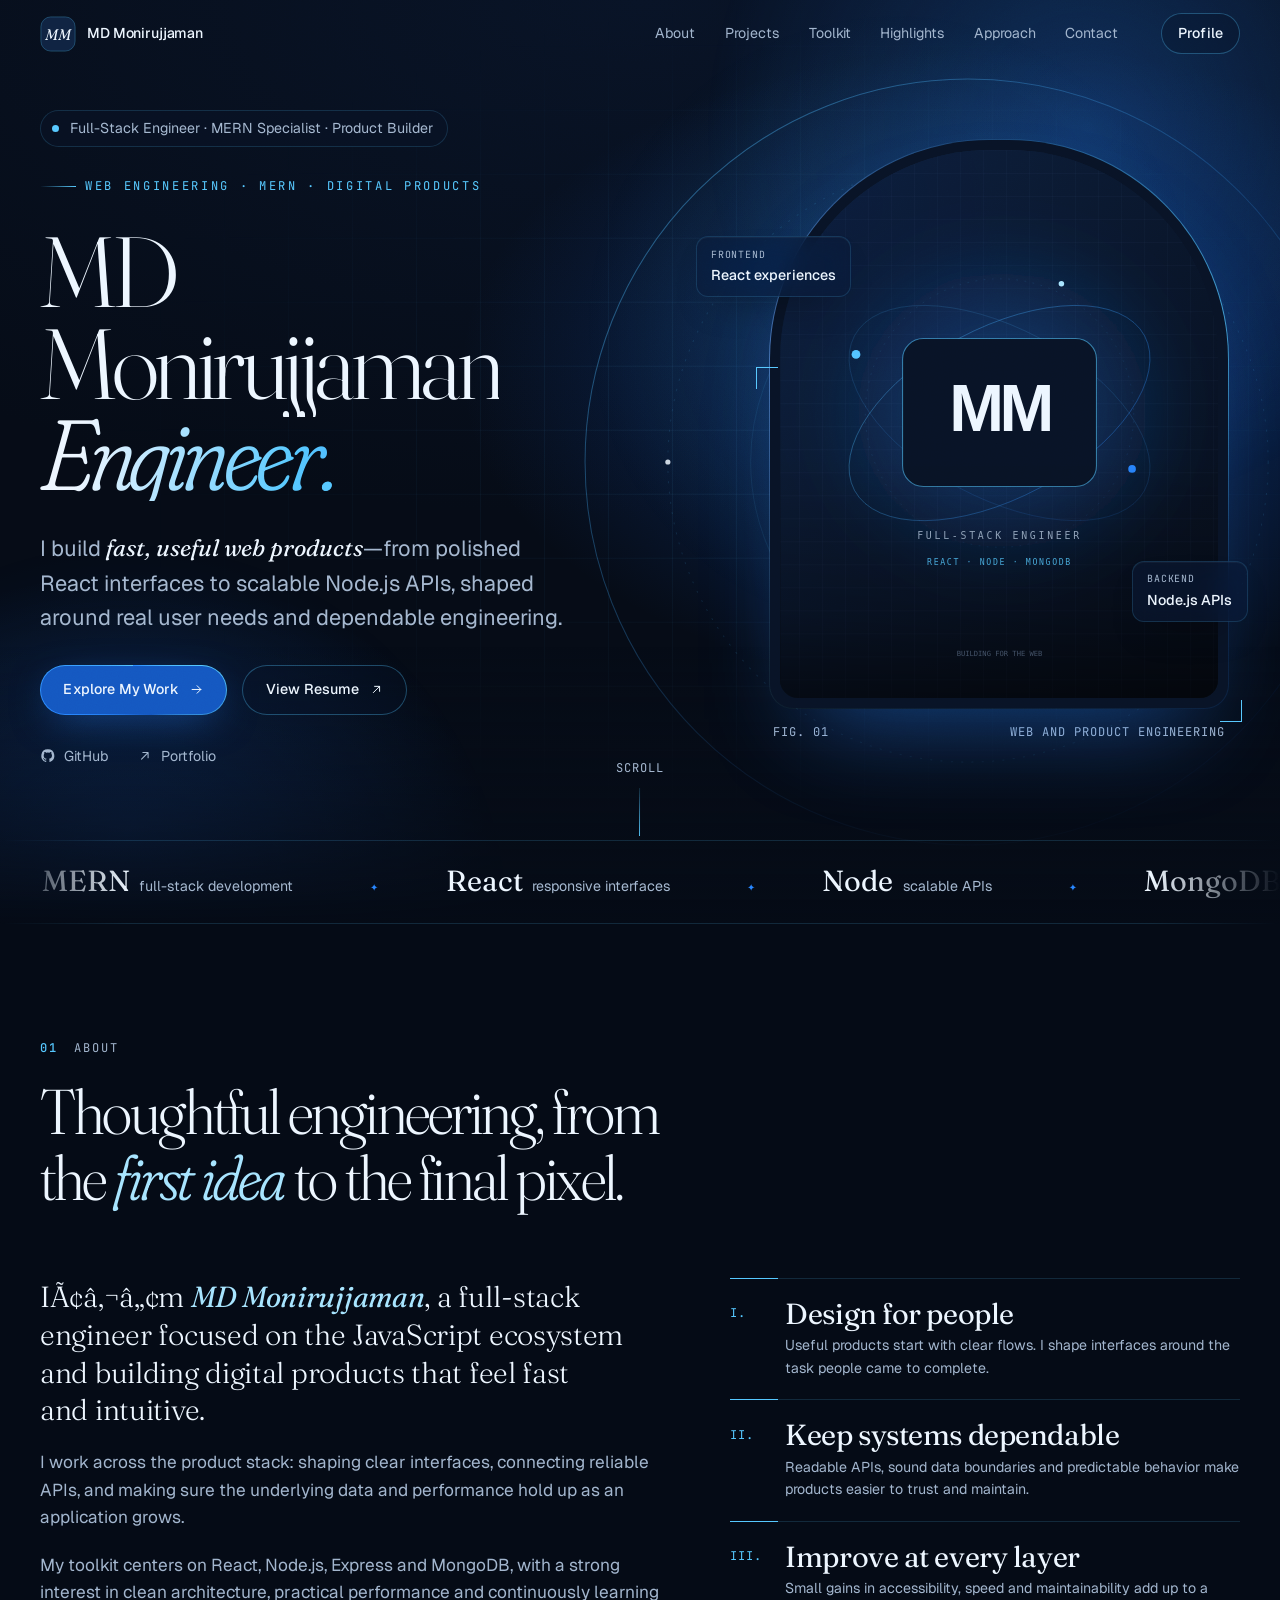
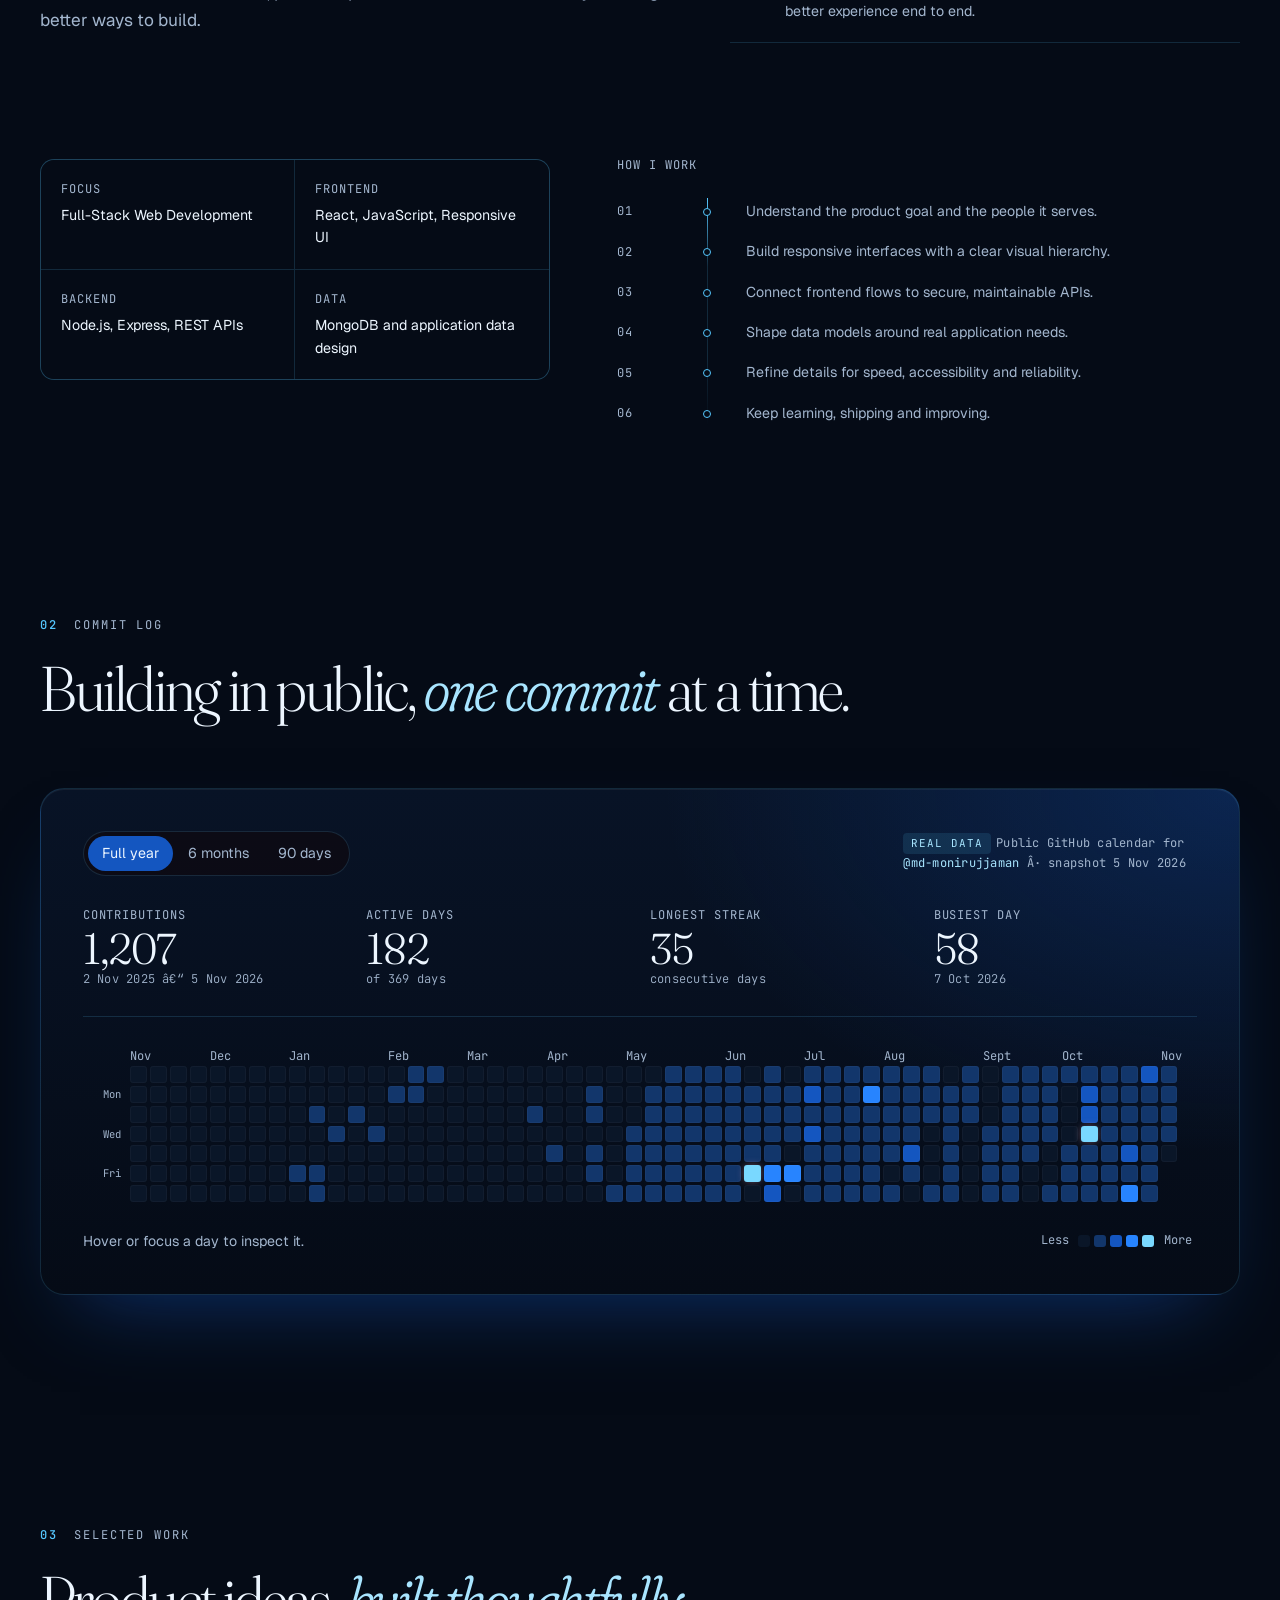
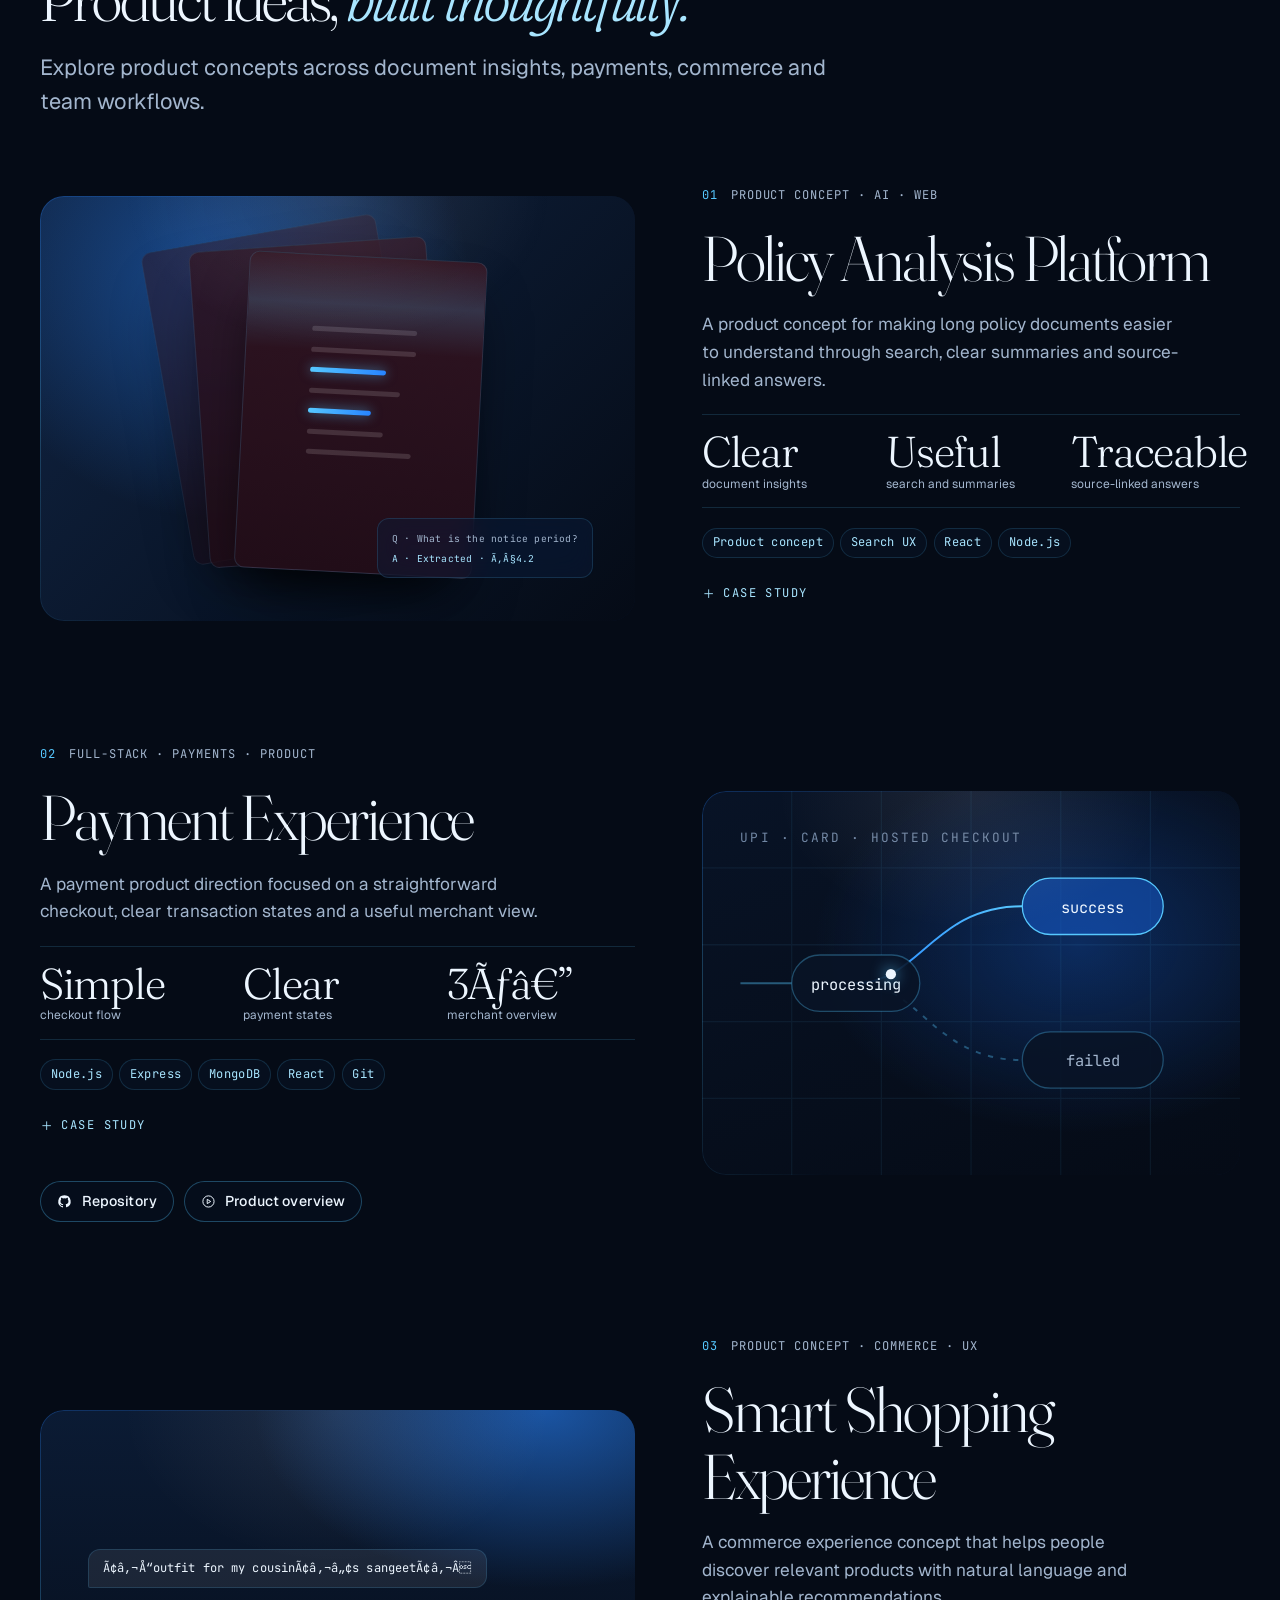
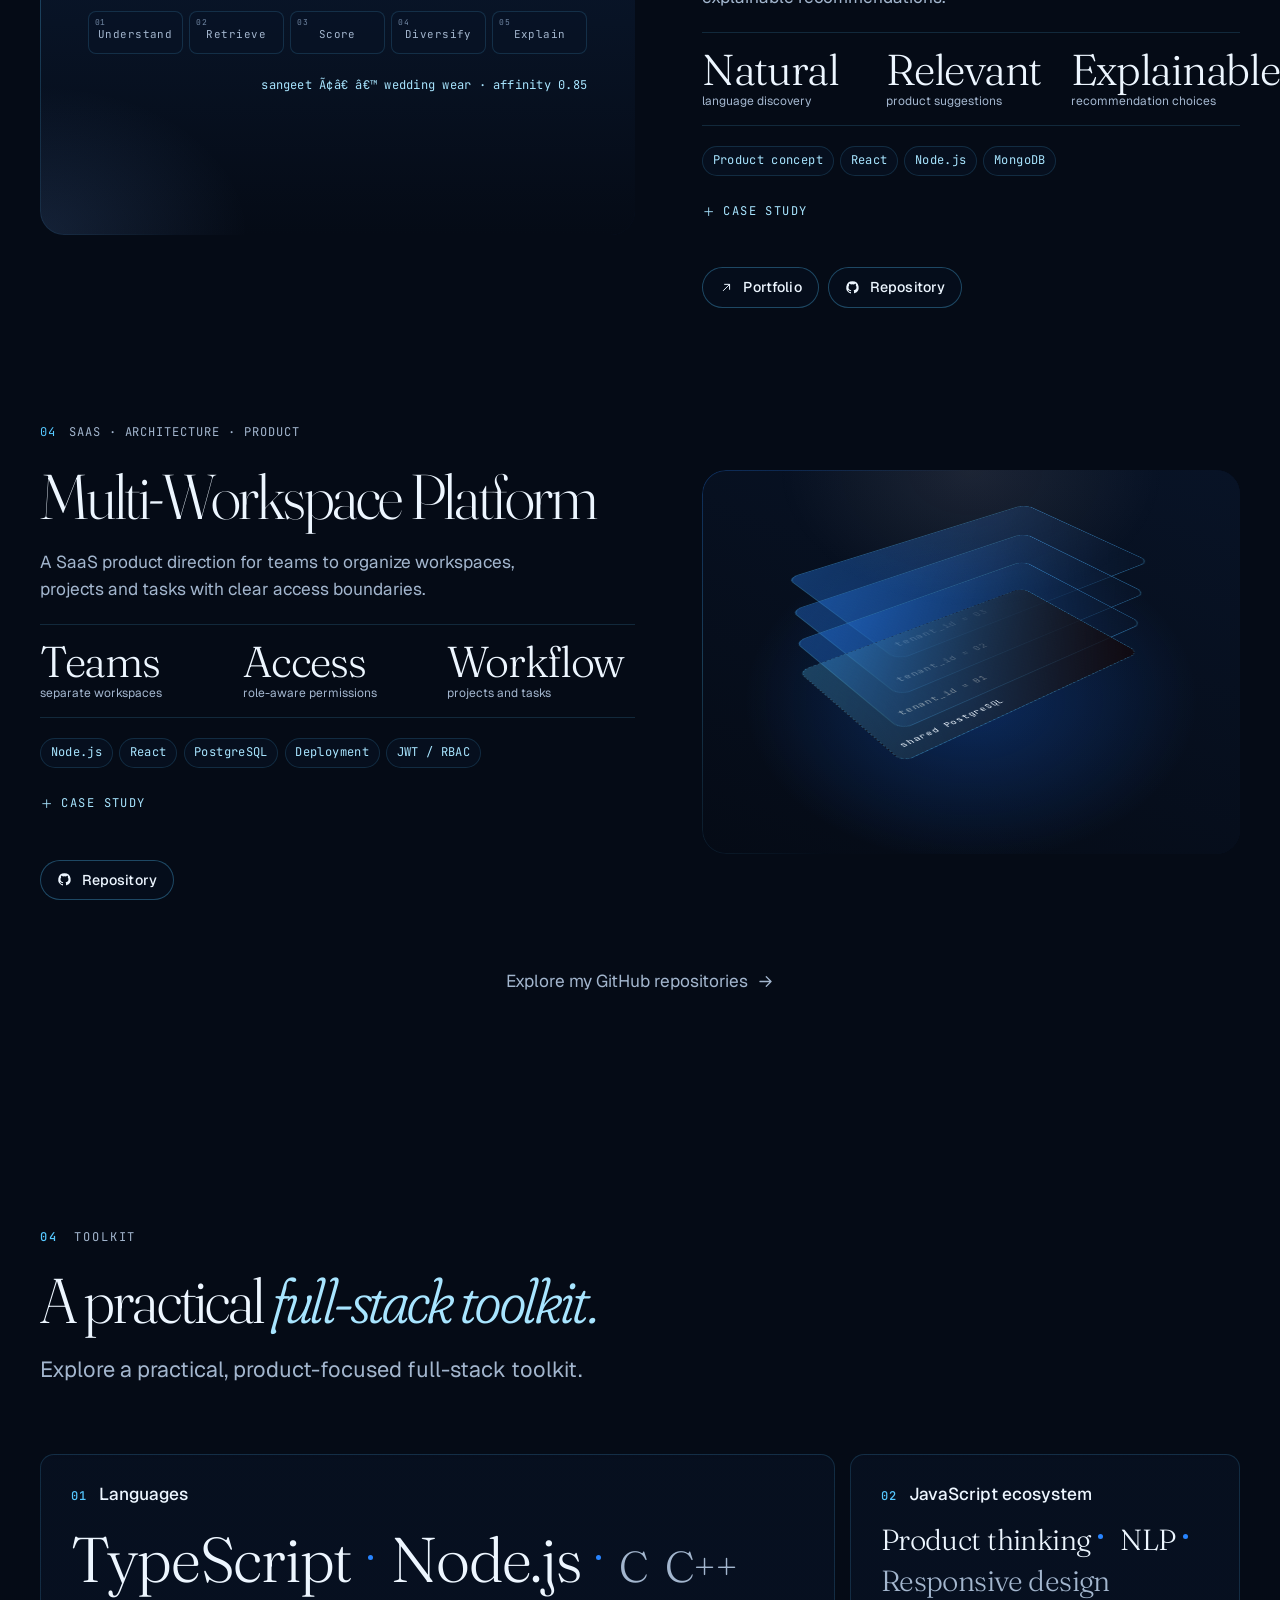
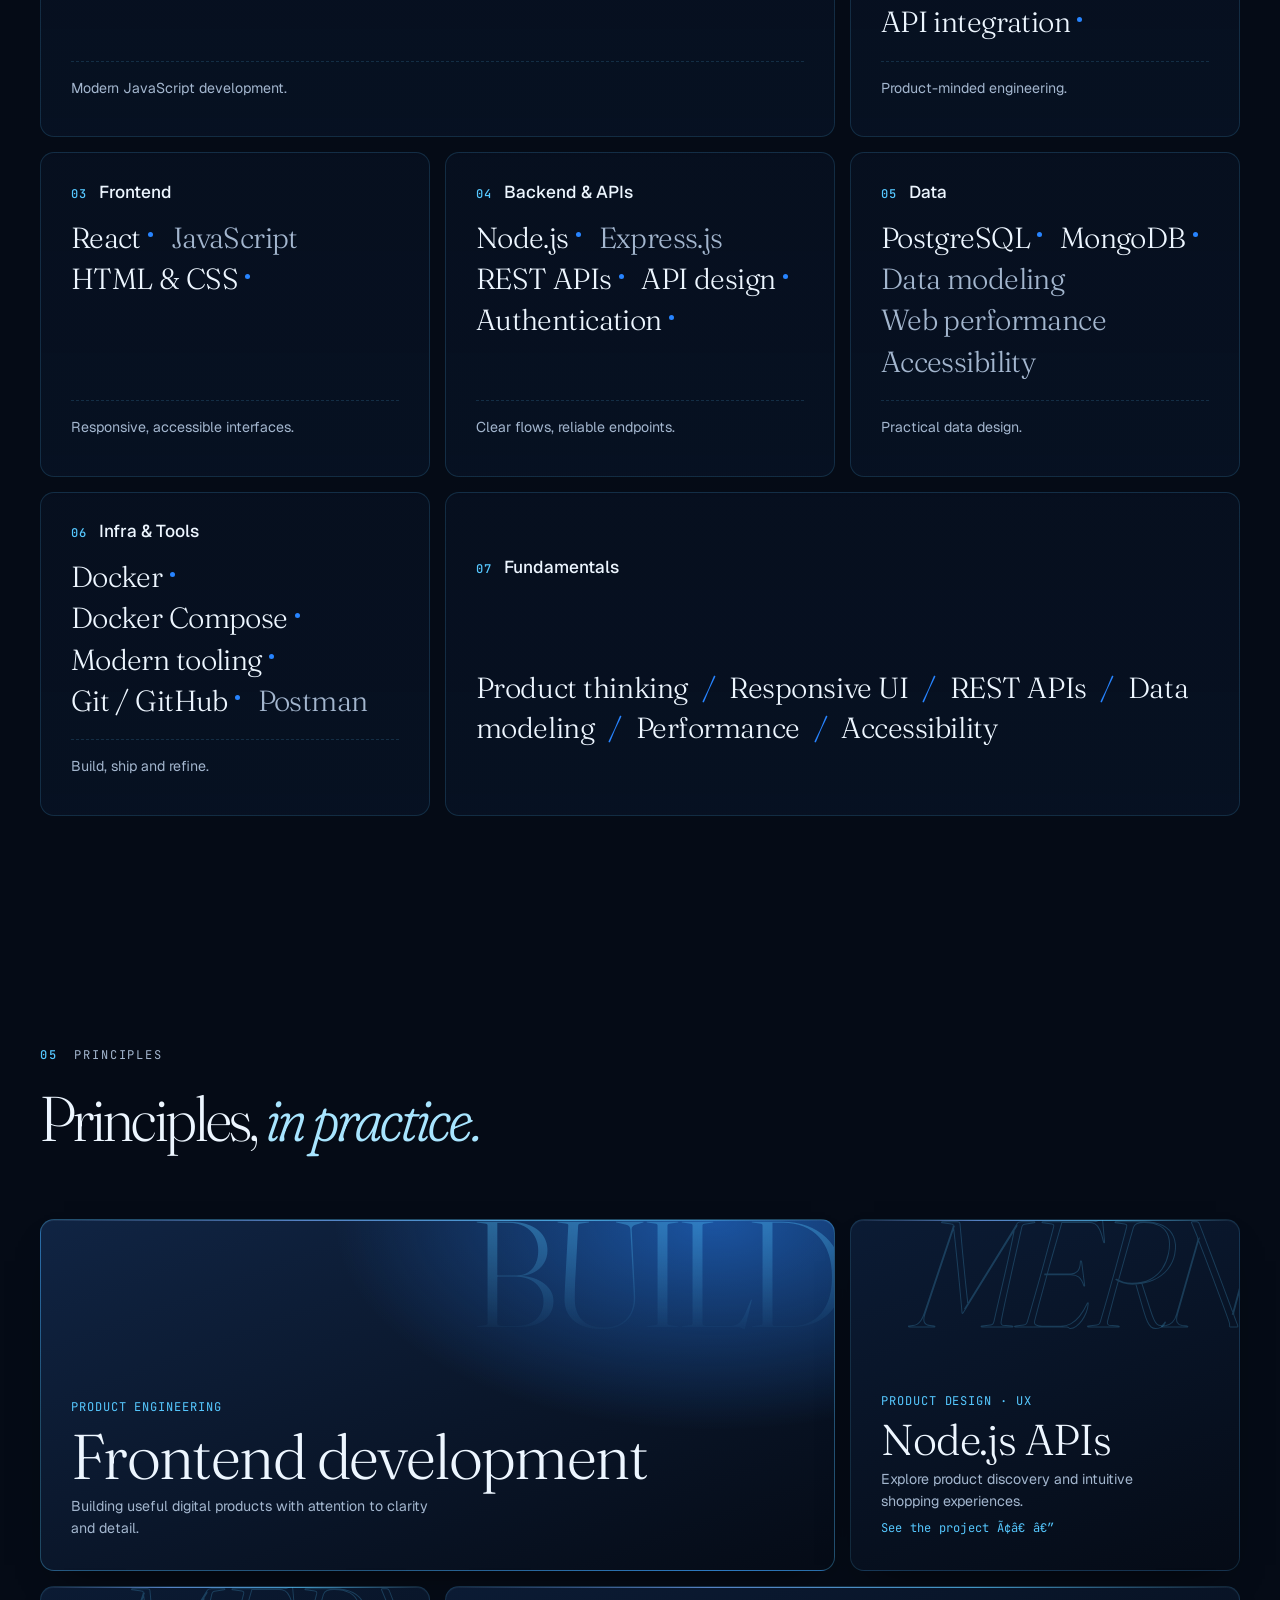
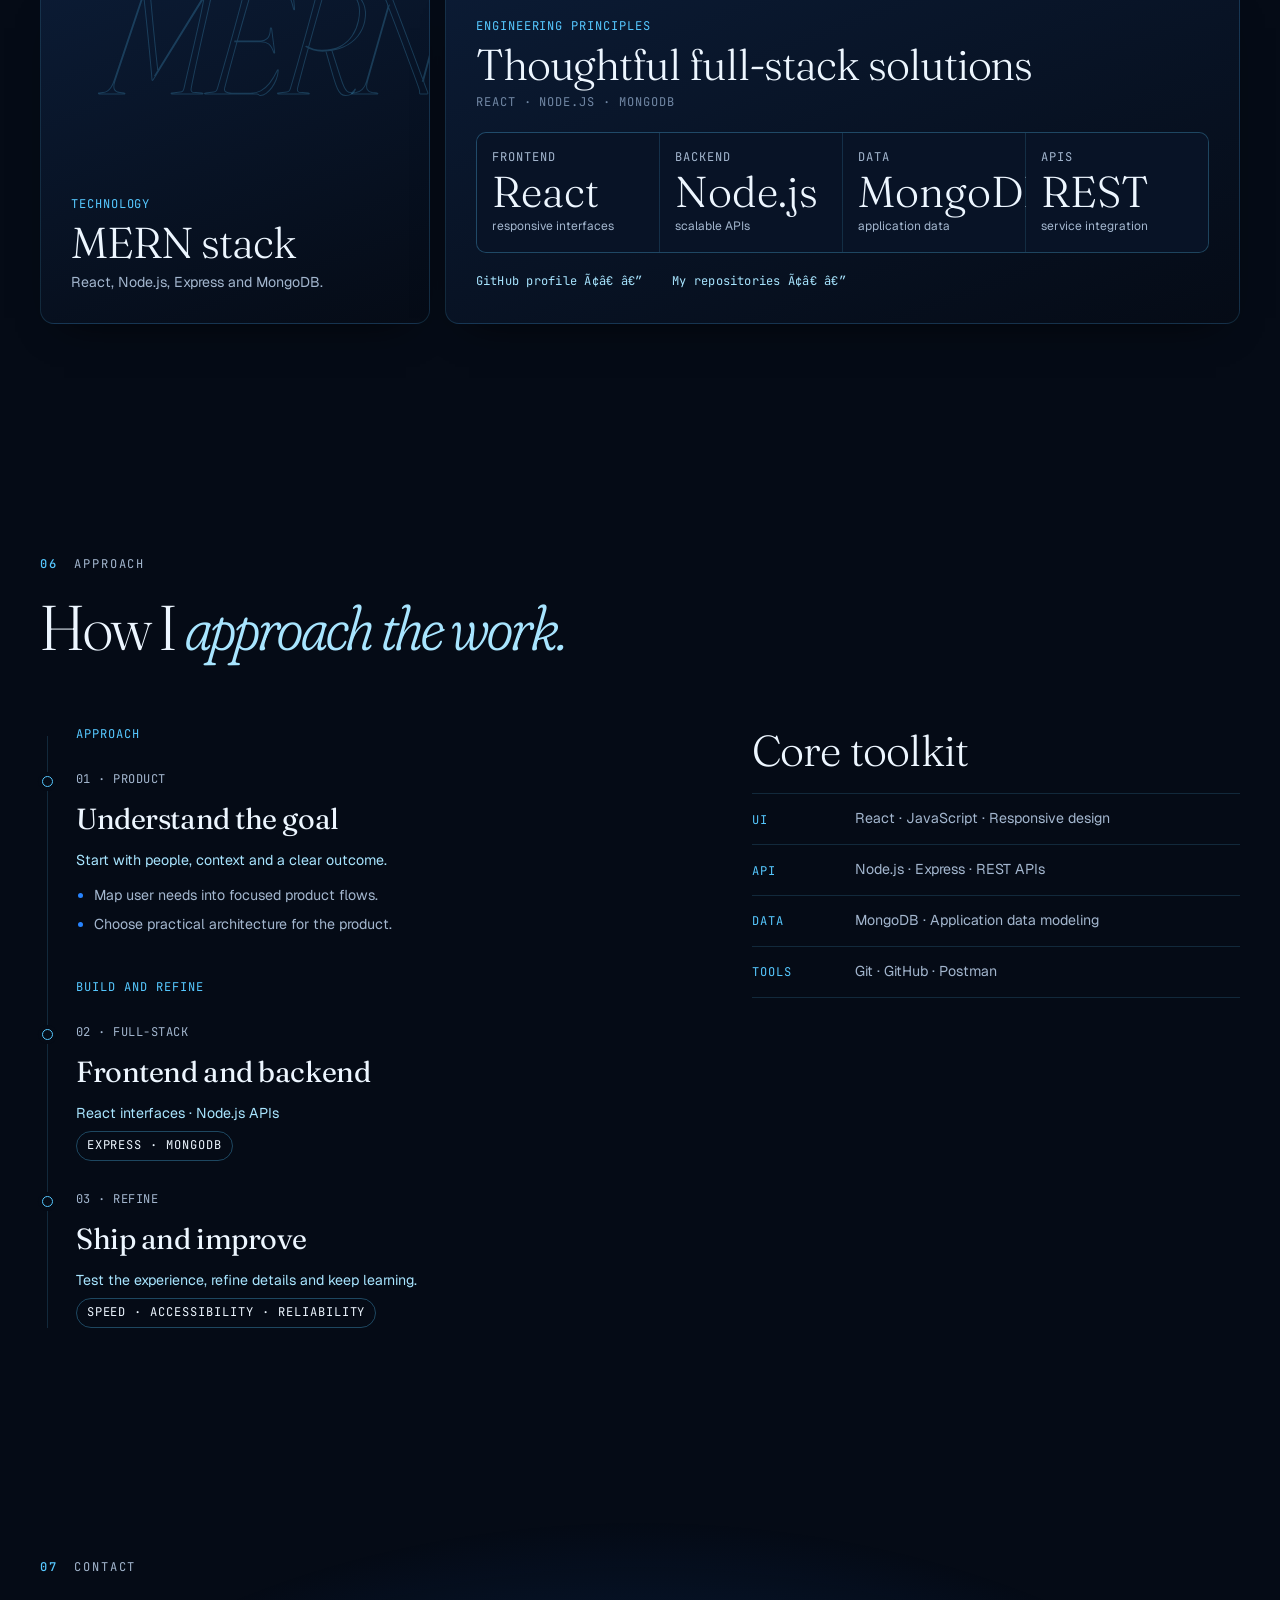
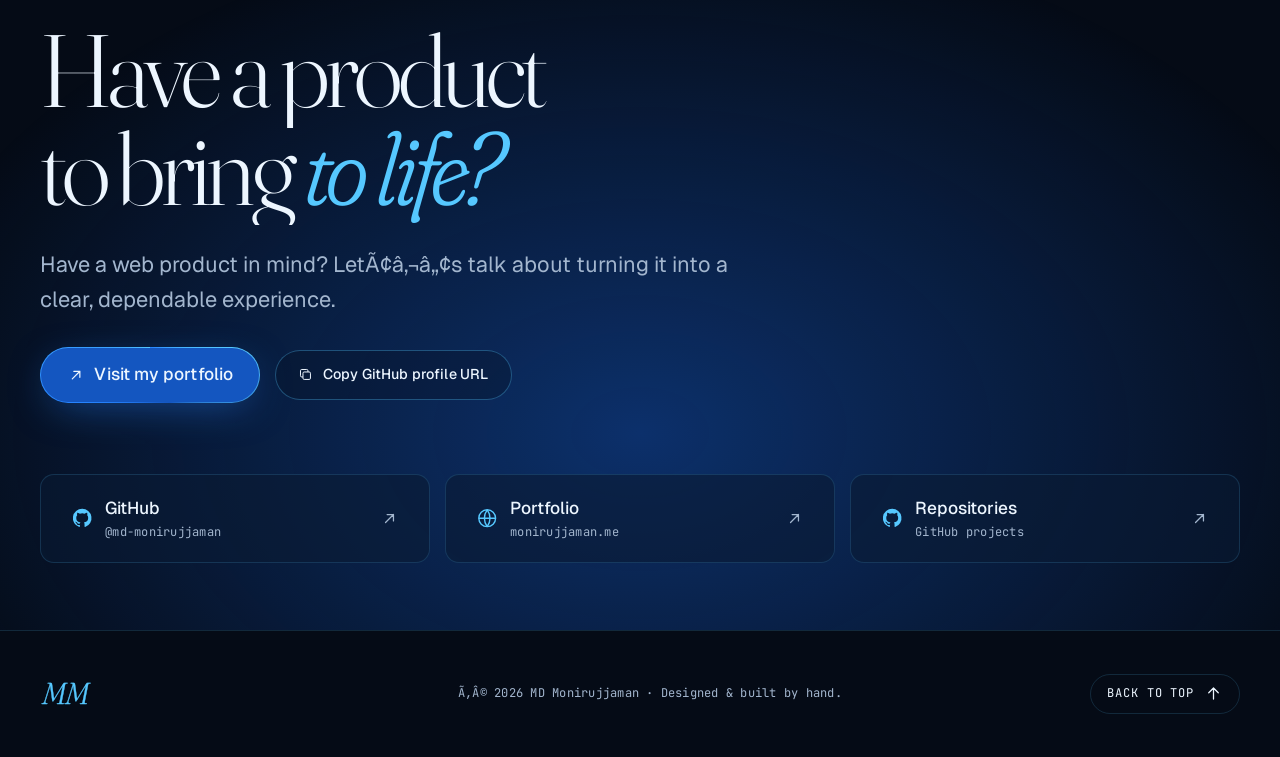
<file: site/index.html>
﻿<!doctype html>
<html lang="en">
<head>
  <meta charset="utf-8">
  <meta name="viewport" content="width=device-width, initial-scale=1, viewport-fit=cover">
  <title>MD Monirujjaman — Full-Stack Engineer</title>
  <meta name="description" content="MD Monirujjaman is a Full-Stack Engineer and MERN specialist building fast, thoughtful digital products.">
  <meta name="author" content="MD Monirujjaman">
  <meta name="theme-color" content="#050B16">
  <link rel="canonical" href="https://monirujjaman.me/">

  <meta property="og:type" content="profile">
  <meta property="og:site_name" content="MD Monirujjaman">
  <meta property="og:title" content="MD Monirujjaman — Full-Stack Engineer">
  <meta property="og:description" content="Full-Stack Engineer and MERN specialist building fast, scalable digital products.">
  <meta property="og:url" content="https://monirujjaman.me/">
  <meta property="og:image" content="https://monirujjaman.me/assets/monirujjaman-hero.svg">
  <meta property="og:image:alt" content="MD Monirujjaman, Full-Stack Engineer">
  <meta name="twitter:card" content="summary_large_image">
  <meta name="twitter:title" content="MD Monirujjaman — Full-Stack Engineer">
  <meta name="twitter:description" content="Full-Stack Engineer and MERN specialist building fast, scalable digital products.">
  <meta name="twitter:image" content="https://monirujjaman.me/assets/monirujjaman-hero.svg">

  <link rel="icon" href="favicon.svg" type="image/svg+xml">
  <link rel="preload" as="image" href="assets/monirujjaman-hero.svg" fetchpriority="high">

  <link rel="preconnect" href="https://fonts.googleapis.com">
  <link rel="preconnect" href="https://fonts.gstatic.com" crossorigin>
  <link rel="stylesheet" href="https://fonts.googleapis.com/css2?family=Fraunces:ital,opsz,wght,SOFT,WONK@0,9..144,200..700,0..100,0..1;1,9..144,200..700,0..100,0..1&family=Geist:wght@300..700&family=JetBrains+Mono:wght@400;500&display=swap">

  <link rel="stylesheet" href="assets/css/tokens.css">
  <link rel="stylesheet" href="assets/css/base.css">
  <link rel="stylesheet" href="assets/css/components.css">
  <link rel="stylesheet" href="assets/css/sections.css">

  <script>document.documentElement.classList.add("js");</script>
  <script type="module" src="assets/js/main.js"></script>

  <script type="application/ld+json">
  {
    "@context": "https://schema.org",
    "@type": "Person",
    "name": "MD Monirujjaman",
    "jobTitle": "Full-Stack Engineer",
    "url": "https://monirujjaman.me/",
    "sameAs": ["https://github.com/md-monirujjaman"]
  }
  </script>
</head>
<body>
  <!-- Icon sprite -->
  <svg width="0" height="0" style="position:absolute" aria-hidden="true" focusable="false">
    <symbol id="i-arrow" viewBox="0 0 24 24"><path fill="none" stroke="currentColor" stroke-width="1.6" stroke-linecap="round" stroke-linejoin="round" d="M5 12h14M13 6l6 6-6 6"/></symbol>
    <symbol id="i-ext" viewBox="0 0 24 24"><path fill="none" stroke="currentColor" stroke-width="1.6" stroke-linecap="round" stroke-linejoin="round" d="M7 17 17 7M9 7h8v8"/></symbol>
    <symbol id="i-down" viewBox="0 0 24 24"><path fill="none" stroke="currentColor" stroke-width="1.6" stroke-linecap="round" stroke-linejoin="round" d="M12 5v14M6 13l6 6 6-6"/></symbol>
    <symbol id="i-up" viewBox="0 0 24 24"><path fill="none" stroke="currentColor" stroke-width="1.6" stroke-linecap="round" stroke-linejoin="round" d="M12 19V5M6 11l6-6 6 6"/></symbol>
    <symbol id="i-plus" viewBox="0 0 24 24"><path fill="none" stroke="currentColor" stroke-width="1.6" stroke-linecap="round" d="M12 5v14M5 12h14"/></symbol>
    <symbol id="i-mail" viewBox="0 0 24 24"><g fill="none" stroke="currentColor" stroke-width="1.6" stroke-linejoin="round"><rect x="3" y="5" width="18" height="14" rx="2"/><path d="m4 7 8 6 8-6"/></g></symbol>
    <symbol id="i-copy" viewBox="0 0 24 24"><g fill="none" stroke="currentColor" stroke-width="1.6" stroke-linejoin="round"><rect x="8" y="8" width="12" height="12" rx="2"/><path d="M16 8V6a2 2 0 0 0-2-2H6a2 2 0 0 0-2 2v8a2 2 0 0 0 2 2h2"/></g></symbol>
    <symbol id="i-check" viewBox="0 0 24 24"><path fill="none" stroke="currentColor" stroke-width="1.8" stroke-linecap="round" stroke-linejoin="round" d="m5 12.5 4.5 4.5L19 7.5"/></symbol>
    <symbol id="i-play" viewBox="0 0 24 24"><g fill="none" stroke="currentColor" stroke-width="1.6" stroke-linejoin="round"><circle cx="12" cy="12" r="9"/><path d="m10 8.5 5.5 3.5-5.5 3.5z"/></g></symbol>
    <symbol id="i-film" viewBox="0 0 24 24"><g fill="none" stroke="currentColor" stroke-width="1.6" stroke-linejoin="round"><rect x="3" y="4" width="18" height="16" rx="2"/><path d="M7 4v16M17 4v16M3 9h4M3 15h4M17 9h4M17 15h4"/></g></symbol>
    <symbol id="i-github" viewBox="0 0 24 24"><path fill="currentColor" d="M12 2a10 10 0 0 0-3.16 19.49c.5.09.68-.22.68-.48v-1.7c-2.78.6-3.37-1.34-3.37-1.34-.45-1.16-1.11-1.47-1.11-1.47-.91-.62.07-.61.07-.61 1 .07 1.53 1.03 1.53 1.03.89 1.53 2.34 1.09 2.91.83.09-.65.35-1.09.63-1.34-2.22-.25-4.55-1.11-4.55-4.94 0-1.09.39-1.98 1.03-2.68-.1-.25-.45-1.27.1-2.65 0 0 .84-.27 2.75 1.02a9.56 9.56 0 0 1 5 0c1.91-1.29 2.75-1.02 2.75-1.02.55 1.38.2 2.4.1 2.65.64.7 1.03 1.59 1.03 2.68 0 3.84-2.34 4.68-4.57 4.93.36.31.68.92.68 1.85v2.74c0 .27.18.58.69.48A10 10 0 0 0 12 2Z"/></symbol>
    <symbol id="i-globe" viewBox="0 0 24 24"><g fill="none" stroke="currentColor" stroke-width="1.5"><circle cx="12" cy="12" r="9"/><path d="M3 12h18M12 3a15 15 0 0 1 0 18M12 3a15 15 0 0 0 0 18"/></g></symbol>
  </svg>

  <a class="skip-link" href="#main">Skip to content</a>

  <!-- Opening sequence: decorative, never blocks interaction -->
  <div class="intro" aria-hidden="true">
    <svg class="intro__mark" viewBox="0 0 120 120">
      <circle cx="60" cy="60" r="54" />
      <text x="60" y="74" text-anchor="middle">MM</text>
    </svg>
  </div>

  <div class="scroll-progress" aria-hidden="true"><span></span></div>

  <!-- ================================================================= NAV -->
  <header class="nav" data-nav>
    <div class="nav__inner container">
      <a class="nav__brand" href="#top" aria-label="MD Monirujjaman — back to top">
        <svg class="nav__mono" viewBox="0 0 40 40" aria-hidden="true">
          <rect x="1" y="1" width="38" height="38" rx="11" />
          <text x="20" y="26.5" text-anchor="middle">MM</text>
        </svg>
        <span class="nav__name">MD Monirujjaman</span>
      </a>

      <nav class="nav__links" aria-label="Primary">
        <ul role="list">
          <li><a href="#about" data-navlink>About</a></li>
          <li><a href="#projects" data-navlink>Projects</a></li>
          <li><a href="#skills" data-navlink>Toolkit</a></li>
          <li><a href="#achievements" data-navlink>Highlights</a></li>
          <li><a href="#experience" data-navlink>Approach</a></li>
          <li><a href="#contact" data-navlink>Contact</a></li>
        </ul>
      </nav>

      <a class="btn btn--ghost btn--small nav__cta" href="resume.html">Profile</a>
      <button class="nav__toggle" type="button" aria-expanded="false" aria-controls="mobile-menu" data-menu-toggle>
        <span class="visually-hidden">Open menu</span><span class="nav__burger" aria-hidden="true"><i></i><i></i></span>
      </button>
    </div>
    <div class="mobile-menu" id="mobile-menu" data-menu hidden>
      <nav aria-label="Mobile"><ol role="list">
        <li style="--i:0"><a href="#about"><span class="mono">01</span>About</a></li>
        <li style="--i:1"><a href="#projects"><span class="mono">02</span>Projects</a></li>
        <li style="--i:2"><a href="#skills"><span class="mono">03</span>Toolkit</a></li>
        <li style="--i:3"><a href="#achievements"><span class="mono">04</span>Principles</a></li>
        <li style="--i:4"><a href="#experience"><span class="mono">05</span>Approach</a></li>
        <li style="--i:5"><a href="#contact"><span class="mono">06</span>Contact</a></li>
      </ol></nav>
      <div class="mobile-menu__foot"><a class="btn btn--primary" href="resume.html">View Profile</a><a class="mono link-u" href="https://monirujjaman.me/">monirujjaman.me</a></div>
    </div>
  </header>

  <main id="main">
    <!-- ================================================================ HERO -->
    <section class="hero" id="top" aria-labelledby="hero-title" data-hero>
      <div class="hero__bg" aria-hidden="true">
        <div class="hero__field hero__field--a"></div>
        <div class="hero__field hero__field--b"></div>
        <div class="hero__grid"></div>
        <div class="hero__spot"></div>
        <svg class="hero__orbits" viewBox="0 0 800 800" fill="none">
          <defs>
            <linearGradient id="orb-g" x1="0" y1="0" x2="1" y2="1">
              <stop offset="0" stop-color="#56C8FF" stop-opacity=".55"/>
              <stop offset="1" stop-color="#1456C0" stop-opacity="0"/>
            </linearGradient>
          </defs>
          <g class="orbit orbit--1"><ellipse cx="400" cy="400" rx="370" ry="370" stroke="url(#orb-g)"/><circle cx="770" cy="400" r="3.5" fill="#56C8FF"/></g>
          <g class="orbit orbit--2"><ellipse cx="400" cy="400" rx="290" ry="290" stroke="rgba(86,200,255,.14)" stroke-dasharray="2 8"/><circle cx="110" cy="400" r="2.5" fill="#EDF6FF"/></g>
          <g class="orbit orbit--3"><ellipse cx="400" cy="400" rx="210" ry="210" stroke="rgba(86,200,255,.1)"/><circle cx="400" cy="190" r="2" fill="#56C8FF"/></g>
        </svg>
      </div>

      <div class="hero__inner container">
        <div class="hero__copy">
          <p class="hero__status" data-reveal style="--d:1">
            <span class="dot" aria-hidden="true"></span>
            Full-Stack Engineer · MERN Specialist · Product Builder
          </p>

          <p class="eyebrow" data-reveal style="--d:2">Web Engineering · MERN · Digital Products</p>

          <h1 class="hero__title" id="hero-title">
            <span class="line-mask"><span style="--d:0">MD</span></span>
            <span class="line-mask"><span style="--d:1">Monirujjaman</span></span>
            <span class="line-mask"><span style="--d:2" class="italic">Engineer<span class="hero__period">.</span></span></span>
          </h1>

          <p class="hero__lede" data-reveal style="--d:5">
            I build <em>fast, useful web products</em>—from polished React interfaces to
            scalable Node.js APIs, shaped around real user needs and dependable engineering.
          </p>

          <div class="hero__ctas" data-reveal style="--d:6">
            <a class="btn btn--primary" href="#projects" data-magnetic>
              Explore My Work
              <svg class="arrow" aria-hidden="true"><use href="#i-arrow"/></svg>
            </a>
            <a class="btn btn--ghost" href="resume.html" data-magnetic>
              View Resume
              <svg aria-hidden="true"><use href="#i-ext"/></svg>
            </a>
          </div>

          <ul class="hero__social" role="list" data-reveal style="--d:7">
            <li><a class="link-u" href="https://github.com/md-monirujjaman" target="_blank" rel="noopener"><svg class="icon" aria-hidden="true"><use href="#i-github"/></svg>GitHub</a></li>
            <li><a class="link-u" href="https://monirujjaman.me/" target="_blank" rel="noopener"><svg class="icon" aria-hidden="true"><use href="#i-ext"/></svg>Portfolio</a></li>
          </ul>
        </div>

        <figure class="portrait" data-tilt>
          <div class="portrait__frame">
            <div class="portrait__photo">
              <img
                src="assets/monirujjaman-hero.svg"
                sizes="(min-width: 960px) 460px, 80vw"
                width="640" height="602"
                alt="Abstract midnight blue and electric blue illustration representing full-stack engineering"
                fetchpriority="high" decoding="async">
            </div>
            <span class="portrait__corner portrait__corner--tl" aria-hidden="true"></span>
            <span class="portrait__corner portrait__corner--br" aria-hidden="true"></span>
          </div>
          <figcaption class="portrait__meta">
            <span class="mono">Fig. 01</span>
            <span class="mono">Web and product engineering</span>
          </figcaption>
          <p class="portrait__chip portrait__chip--a glass" aria-hidden="true"><span class="mono">Frontend</span><b>React experiences</b></p>
          <p class="portrait__chip portrait__chip--b glass" aria-hidden="true"><span class="mono">Backend</span><b>Node.js APIs</b></p>
        </figure>
      </div>

      <a class="hero__scroll" href="#about" aria-label="Scroll to About">
        <span class="mono">Scroll</span>
        <span class="hero__scroll-line" aria-hidden="true"></span>
      </a>

      <div class="ticker" aria-label="Highlights">
        <ul role="list" class="ticker__track">
          <li><b>MERN</b> full-stack development</li>
          <li><b>React</b> responsive interfaces</li>
          <li><b>Node</b> scalable APIs</li>
          <li><b>MongoDB</b> data-driven apps</li>
          <li><b>Web</b> performance focused</li>
          <li><b>Build</b> learn ship and refine improve</li>
        </ul>
      </div>
    </section>

    <!-- =============================================================== ABOUT -->
    <section class="section about" id="about" aria-labelledby="about-title">
      <div class="container">
        <header class="section-head">
          <p class="section-index" data-reveal><b>01</b> About</p>
          <h2 class="section-title" id="about-title" data-reveal style="--d:1">
            Thoughtful engineering, from the <em>first idea</em> to the final pixel.
          </h2>
        </header>

        <div class="about__grid">
          <div class="about__intro" data-reveal style="--d:1">
            <p class="about__lead">
              IÃ¢â‚¬â„¢m <strong>MD Monirujjaman</strong>, a full-stack engineer focused on the
              JavaScript ecosystem and building digital products that feel fast and intuitive.
            </p>
            <p>
              I work across the product stack: shaping clear interfaces, connecting reliable APIs,
              and making sure the underlying data and performance hold up as an application grows.
            </p>
            <p>
              My toolkit centers on React, Node.js, Express and MongoDB, with a strong interest in
              clean architecture, practical performance and continuously learning better ways to build.
            </p>
          </div>

          <ol class="principles" role="list">
            <li class="principle" data-reveal style="--d:2">
              <span class="principle__n mono">i.</span>
              <h3>Design for people</h3>
              <p>Useful products start with clear flows. I shape interfaces around the task people came to complete.</p>
            </li>
            <li class="principle" data-reveal style="--d:3">
              <span class="principle__n mono">ii.</span>
              <h3>Keep systems dependable</h3>
              <p>Readable APIs, sound data boundaries and predictable behavior make products easier to trust and maintain.</p>
            </li>
            <li class="principle" data-reveal style="--d:4">
              <span class="principle__n mono">iii.</span>
              <h3>Improve at every layer</h3>
              <p>Small gains in accessibility, speed and maintainability add up to a better experience end to end.</p>
            </li>
          </ol>
        </div>

        <div class="about__lower">
          <dl class="facts" data-reveal>
            <div><dt class="mono">Focus</dt><dd>Full-Stack Web Development</dd></div>
            <div><dt class="mono">Frontend</dt><dd>React, JavaScript, Responsive UI</dd></div>
            <div><dt class="mono">Backend</dt><dd>Node.js, Express, REST APIs</dd></div>
            <div><dt class="mono">Data</dt><dd>MongoDB and application data design</dd></div>
          </dl>

          <div class="milestones" data-reveal style="--d:1">
            <h3 class="mono milestones__title">How I work</h3>
            <ol class="milestones__list" role="list">
              <li><time class="mono">01</time><p>Understand the product goal and the people it serves.</p></li>
              <li><time class="mono">02</time><p>Build responsive interfaces with a clear visual hierarchy.</p></li>
              <li><time class="mono">03</time><p>Connect frontend flows to secure, maintainable APIs.</p></li>
              <li><time class="mono">04</time><p>Shape data models around real application needs.</p></li>
              <li><time class="mono">05</time><p>Refine details for speed, accessibility and reliability.</p></li>
              <li><time class="mono">06</time><p>Keep learning, shipping and improving.</p></li>
            </ol>
          </div>
        </div>
      </div>
    </section>

    <!-- ============================================================ HEATMAP -->
    <section class="section activity" id="activity" aria-labelledby="activity-title">
      <div class="container">
        <header class="section-head">
          <p class="section-index" data-reveal><b>02</b> Commit log</p>
          <h2 class="section-title" id="activity-title" data-reveal style="--d:1">
            Building in public, <em>one commit</em> at a time.
          </h2>
        </header>

        <div class="heatmap" data-heatmap data-reveal="fade">
          <div class="heatmap__top">
            <div class="heatmap__ranges" role="group" aria-label="Time range">
              <button type="button" data-range="all" aria-pressed="true">Full year</button>
              <button type="button" data-range="182" aria-pressed="false">6 months</button>
              <button type="button" data-range="90" aria-pressed="false">90 days</button>
            </div>
            <p class="heatmap__source mono" data-heatmap-source>Loading contribution dataÃ¢â‚¬Â¦</p>
          </div>

          <dl class="heatmap__stats" data-heatmap-stats aria-live="polite">
            <div><dt class="mono">Contributions</dt><dd data-stat="total">—</dd></div>
            <div><dt class="mono">Active days</dt><dd data-stat="active">—</dd></div>
            <div><dt class="mono">Longest streak</dt><dd data-stat="streak">—</dd></div>
            <div><dt class="mono">Busiest day</dt><dd data-stat="peak">—</dd></div>
          </dl>

          <div class="heatmap__scroller" data-heatmap-scroller>
            <div class="heatmap__board">
              <div class="heatmap__months" data-heatmap-months aria-hidden="true"></div>
              <div class="heatmap__days mono" aria-hidden="true"><span>Mon</span><span>Wed</span><span>Fri</span></div>
              <div class="heatmap__grid" data-heatmap-grid role="grid" aria-label="Daily GitHub contributions for @md-monirujjaman. Use arrow keys to move between days."></div>
            </div>
          </div>

          <div class="heatmap__foot">
            <p class="heatmap__readout" data-heatmap-readout aria-live="polite">Hover or focus a day to inspect it.</p>
            <div class="heatmap__legend" aria-label="Activity levels: none, low, medium, high, highest">
              <span class="mono">Less</span>
              <i data-l="0"></i><i data-l="1"></i><i data-l="2"></i><i data-l="3"></i><i data-l="4"></i>
              <span class="mono">More</span>
            </div>
          </div>

          <div class="heatmap__tip glass" data-heatmap-tip role="tooltip" hidden></div>
        </div>
      </div>
    </section>

    <!-- ============================================================ PROJECTS -->
    <section class="section projects" id="projects" aria-labelledby="projects-title">
      <div class="container">
        <header class="section-head">
          <p class="section-index" data-reveal><b>03</b> Selected work</p>
          <h2 class="section-title" id="projects-title" data-reveal style="--d:1">
            Product ideas, <em>built thoughtfully.</em>
          </h2>
          <p class="section-lede" data-reveal style="--d:2">
            Explore product concepts across document insights, payments, commerce and team workflows.
          </p>
        </header>

        <div class="work">
          <!-- Product concept: document discovery -->
          <article class="case case--policy" data-reveal aria-labelledby="p1-title">
            <div class="case__visual" data-tilt aria-hidden="true">
              <div class="vis-policy">
                <div class="doc doc--3"></div>
                <div class="doc doc--2"></div>
                <div class="doc doc--1">
                  <i></i><i></i><i class="hl"></i><i></i><i class="hl hl--b"></i><i></i><i></i>
                  <span class="doc__scan"></span>
                </div>
                <div class="vis-policy__qa glass">
                  <span class="mono">Q · What is the notice period?</span>
                  <span class="mono a">A · Extracted · Ã‚Â§4.2</span>
                </div>
              </div>
            </div>
            <div class="case__body">
              <p class="case__kicker mono"><span>01</span> Product concept · AI · Web</p>
              <h3 class="case__title" id="p1-title">Policy Analysis Platform</h3>
              <p class="case__problem">A product concept for making long policy documents easier to understand through search, clear summaries and source-linked answers.</p>
              <ul class="case__metrics" role="list">
                <li><b>Clear</b><span>document insights</span></li>
                <li><b>Useful</b><span>search and summaries</span></li>
                <li><b>Traceable</b><span>source-linked answers</span></li>
              </ul>
              <ul class="tags" role="list"><li class="tag">Product concept</li><li class="tag">Search UX</li><li class="tag">React</li><li class="tag">Node.js</li></ul>
              <button class="case__toggle" type="button" aria-expanded="false" aria-controls="p1-more">
                <svg class="icon" aria-hidden="true"><use href="#i-plus"/></svg> Case study
              </button>
              <div class="case__more" id="p1-more" data-collapsible>
                <div>
                  <h4 class="mono">What I built</h4>
                  <ul>
                    <li>Product direction for turning dense policy documents into approachable, searchable information.</li>
                    <li>Interface ideas for summaries, question answering and extracted key terms.</li>
                    <li>Designed around traceability so readers can connect an insight back to its source.</li>
                  </ul>
                  <p class="case__note mono">Product concept overview.</p>
                </div>
              </div>
            </div>
          </article>

          <!-- Product concept: payment flow -->
          <article class="case case--pay case--flip" data-reveal aria-labelledby="p2-title">
            <div class="case__visual" data-tilt aria-hidden="true">
              <svg class="vis-pay" viewBox="0 0 420 300">
                <defs>
                  <linearGradient id="pay-edge" x1="0" x2="1"><stop offset="0" stop-color="#2784FF"/><stop offset="1" stop-color="#56C8FF"/></linearGradient>
                </defs>
                <g class="vis-pay__grid" stroke="rgba(86,200,255,.07)">
                  <path d="M0 60h420M0 120h420M0 180h420M0 240h420M70 0v300M140 0v300M210 0v300M280 0v300M350 0v300"/>
                </g>
                <path class="vis-pay__edge" d="M120 150 C 170 150, 180 90, 250 90" stroke="url(#pay-edge)"/>
                <path class="vis-pay__edge vis-pay__edge--b" d="M120 150 C 170 150, 180 210, 250 210" stroke="rgba(86,200,255,.35)"/>
                <path class="vis-pay__edge" d="M30 150 H 70" stroke="rgba(86,200,255,.4)"/>
                <g class="vis-pay__node"><rect x="70" y="128" width="100" height="44" rx="22"/><text x="120" y="155">processing</text></g>
                <g class="vis-pay__node is-ok"><rect x="250" y="68" width="110" height="44" rx="22"/><text x="305" y="95">success</text></g>
                <g class="vis-pay__node is-fail"><rect x="250" y="188" width="110" height="44" rx="22"/><text x="305" y="215">failed</text></g>
                <circle class="vis-pay__pulse" r="4" fill="#EDF6FF"><animateMotion dur="3.2s" repeatCount="indefinite" path="M30 150 H 120 C 170 150, 180 90, 250 90 H 305"/></circle>
                <text class="vis-pay__label" x="30" y="40">UPI · CARD · HOSTED CHECKOUT</text>
              </svg>
            </div>
            <div class="case__body">
              <p class="case__kicker mono"><span>02</span> Full-Stack · Payments · Product</p>
              <h3 class="case__title" id="p2-title">Payment Experience</h3>
              <p class="case__problem">A payment product direction focused on a straightforward checkout, clear transaction states and a useful merchant view.</p>
              <ul class="case__metrics" role="list">
                <li><b>Simple</b><span>checkout flow</span></li>
                <li><b>Clear</b><span>payment states</span></li>
                <li><b>3Ãƒâ€”</b><span>merchant overview</span></li>
              </ul>
              <ul class="tags" role="list"><li class="tag">Node.js</li><li class="tag">Express</li><li class="tag">MongoDB</li><li class="tag">React</li><li class="tag">Git</li></ul>
              <button class="case__toggle" type="button" aria-expanded="false" aria-controls="p2-more">
                <svg class="icon" aria-hidden="true"><use href="#i-plus"/></svg> Case study
              </button>
              <div class="case__more" id="p2-more" data-collapsible>
                <div>
                  <h4 class="mono">Architecture</h4>
                  <ul>
                    <li>Map checkout from order creation through confirmation and clear failure handling.</li>
                    <li>Design a focused customer payment flow and an at-a-glance merchant dashboard.</li>
                    <li>Keep API contracts and payment lifecycle states predictable.</li>
                    <li>Prioritize responsive layouts and maintainable service boundaries.</li>
                  </ul>
                </div>
              </div>
              <div class="case__links">
                <a class="btn btn--ghost btn--small" href="https://github.com/md-monirujjaman" target="_blank" rel="noopener"><svg aria-hidden="true"><use href="#i-github"/></svg>Repository</a>
                <a class="btn btn--ghost btn--small" href="https://monirujjaman.me/" target="_blank" rel="noopener"><svg aria-hidden="true"><use href="#i-play"/></svg>Product overview</a>
              </div>
            </div>
          </article>

          <!-- Product concept: commerce discovery -->
          <article class="case case--star" data-reveal aria-labelledby="p3-title">
            <div class="case__visual" data-tilt aria-hidden="true">
              <div class="vis-star">
                <p class="vis-star__prompt mono">Ã¢â‚¬Å“outfit for my cousinÃ¢â‚¬â„¢s sangeetÃ¢â‚¬Â</p>
                <ol class="vis-star__pipe">
                  <li style="--i:0">Understand</li>
                  <li style="--i:1">Retrieve</li>
                  <li style="--i:2">Score</li>
                  <li style="--i:3">Diversify</li>
                  <li style="--i:4">Explain</li>
                </ol>
                <p class="vis-star__out mono">sangeet Ã¢â€ â€™ wedding wear · affinity 0.85</p>
              </div>
            </div>
            <div class="case__body">
              <p class="case__kicker mono"><span>03</span> Product concept · Commerce · UX</p>
              <h3 class="case__title" id="p3-title">Smart Shopping Experience </h3>
              <p class="case__problem">A commerce experience concept that helps people discover relevant products with natural language and explainable recommendations.</p>
              <ul class="case__metrics" role="list">
                <li><b>Natural</b><span>language discovery</span></li>
                <li><b>Relevant</b><span>product suggestions</span></li>
                <li><b>Explainable</b><span>recommendation choices</span></li>
              </ul>
              <ul class="tags" role="list"><li class="tag">Product concept</li><li class="tag">React</li><li class="tag">Node.js</li><li class="tag">MongoDB</li></ul>
              <button class="case__toggle" type="button" aria-expanded="false" aria-controls="p3-more">
                <svg class="icon" aria-hidden="true"><use href="#i-plus"/></svg> Case study
              </button>
              <div class="case__more" id="p3-more" data-collapsible>
                <div>
                  <h4 class="mono">Product approach</h4>
                  <ul>
                    <li>Help shoppers describe what they need in their own words.</li>
                    <li>Make suggestions understandable by showing why an item fits.</li>
                    <li>Keep browsing simple across screen sizes and product categories.</li>
                  </ul>
                  <p class="case__note mono">Product concept overview.</p>
                </div>
              </div>
              <div class="case__links">
                <a class="btn btn--ghost btn--small" href="https://monirujjaman.me/" target="_blank" rel="noopener"><svg aria-hidden="true"><use href="#i-ext"/></svg>Portfolio</a>
                <a class="btn btn--ghost btn--small" href="https://github.com/md-monirujjaman" target="_blank" rel="noopener"><svg aria-hidden="true"><use href="#i-github"/></svg>Repository</a>
              </div>
            </div>
          </article>

          <!-- Product concept: multi-workspace SaaS -->
          <article class="case case--saas case--flip" data-reveal aria-labelledby="p4-title">
            <div class="case__visual" data-tilt aria-hidden="true">
              <div class="vis-saas">
                <div class="plane" style="--z:3"><span class="mono">tenant_id = 03</span></div>
                <div class="plane" style="--z:2"><span class="mono">tenant_id = 02</span></div>
                <div class="plane" style="--z:1"><span class="mono">tenant_id = 01</span></div>
                <div class="plane plane--db" style="--z:0"><span class="mono">shared PostgreSQL</span></div>
              </div>
            </div>
            <div class="case__body">
              <p class="case__kicker mono"><span>04</span> SaaS · Architecture · Product</p>
              <h3 class="case__title" id="p4-title">Multi-Workspace Platform</h3>
              <p class="case__problem">A SaaS product direction for teams to organize workspaces, projects and tasks with clear access boundaries.</p>
              <ul class="case__metrics" role="list">
                <li><b>Teams</b><span>separate workspaces</span></li>
                <li><b>Access</b><span>role-aware permissions</span></li>
                <li><b>Workflow</b><span>projects and tasks</span></li>
              </ul>
              <ul class="tags" role="list"><li class="tag">Node.js</li><li class="tag">React</li><li class="tag">PostgreSQL</li><li class="tag">Deployment</li><li class="tag">JWT / RBAC</li></ul>
              <button class="case__toggle" type="button" aria-expanded="false" aria-controls="p4-more">
                <svg class="icon" aria-hidden="true"><use href="#i-plus"/></svg> Case study
              </button>
              <div class="case__more" id="p4-more" data-collapsible>
                <div>
                  <h4 class="mono">How isolation works</h4>
                  <ul>
                    <li>Shape workspace-aware data and clear ownership boundaries.</li>
                    <li>Use roles to keep access understandable and predictable.</li>
                    <li>Bring project and task workflows together in one responsive interface.</li>
                  </ul>
                </div>
              </div>
              <div class="case__links">
                <a class="btn btn--ghost btn--small" href="https://github.com/md-monirujjaman" target="_blank" rel="noopener"><svg aria-hidden="true"><use href="#i-github"/></svg>Repository</a>
              </div>
            </div>
          </article>
        </div>

        <p class="work__more" data-reveal>
          <a class="link-u" href="https://github.com/md-monirujjaman?tab=repositories" target="_blank" rel="noopener">Explore my GitHub repositories <svg class="icon" aria-hidden="true"><use href="#i-arrow"/></svg></a>
        </p>
      </div>
    </section>

    <!-- ============================================================== SKILLS -->
    <section class="section skills" id="skills" aria-labelledby="skills-title">
      <div class="container">
        <header class="section-head">
          <p class="section-index" data-reveal><b>04</b> Toolkit</p>
          <h2 class="section-title" id="skills-title" data-reveal style="--d:1">
            A practical <em>full-stack toolkit.</em>
          </h2>
          <p class="section-lede" data-reveal style="--d:2">Explore a practical, product-focused full-stack toolkit.</p>
        </header>

        <div class="bento">
          <section class="panel panel--wide" data-reveal aria-labelledby="sk-lang">
            <h3 class="panel__title" id="sk-lang"><span class="mono">01</span> Languages</h3>
            <ul class="skillset" role="list">
              <li><button type="button" class="skill skill--xl" data-note="My core stack — the backbone of my DSA practice and Oracle Java certification.">TypeScript</button></li>
              <li><button type="button" class="skill skill--xl" data-note="Building web products with clear user flows and useful information.">Node.js</button></li>
              <li><span class="skill skill--lg">C</span></li>
              <li><span class="skill skill--lg">C++</span></li>
            </ul>
            <p class="panel__note" aria-live="polite">Modern JavaScript development.</p>
          </section>

          <section class="panel" data-reveal style="--d:1" aria-labelledby="sk-ai">
            <h3 class="panel__title" id="sk-ai"><span class="mono">02</span> JavaScript ecosystem</h3>
            <ul class="skillset" role="list">
              <li><button type="button" class="skill" data-note="Product experience and information design.">Product thinking</button></li>
              <li><button type="button" class="skill" data-note="Search and content discovery patterns.">NLP</button></li>
              <li><span class="skill">Responsive design</span></li>
              <li><button type="button" class="skill" data-note="Reliable backend integrations.">API integration</button></li>
            </ul>
            <p class="panel__note" aria-live="polite">Product-minded engineering.</p>
          </section>

          <section class="panel" data-reveal style="--d:2" aria-labelledby="sk-fe">
            <h3 class="panel__title" id="sk-fe"><span class="mono">03</span> Frontend</h3>
            <ul class="skillset" role="list">
              <li><button type="button" class="skill" data-note="Interactive product interfaces and responsive flows.">React</button></li>
              <li><span class="skill">JavaScript</span></li>
              <li><button type="button" class="skill" data-note="Responsive layouts and accessible interface patterns.">HTML &amp; CSS</button></li>
            </ul>
            <p class="panel__note" aria-live="polite">Responsive, accessible interfaces.</p>
          </section>

          <section class="panel" data-reveal style="--d:1" aria-labelledby="sk-be">
            <h3 class="panel__title" id="sk-be"><span class="mono">04</span> Backend &amp; APIs</h3>
            <ul class="skillset" role="list">
              <li><button type="button" class="skill" data-note="Product APIs and server-side integrations.">Node.js</button></li>
              <li><span class="skill">Express.js</span></li>
              <li><button type="button" class="skill" data-note="REST endpoints for product features.">REST APIs</button></li>
              <li><button type="button" class="skill" data-note="Dockerised microservice architecture for the payment gateway.">API design</button></li>
              <li><button type="button" class="skill" data-note="Build reliable and understandable API flows.">Authentication</button></li>
            </ul>
            <p class="panel__note" aria-live="polite">Clear flows, reliable endpoints.</p>
          </section>

          <section class="panel" data-reveal style="--d:2" aria-labelledby="sk-db">
            <h3 class="panel__title" id="sk-db"><span class="mono">05</span> Data</h3>
            <ul class="skillset" role="list">
              <li><button type="button" class="skill" data-note="Database structures for useful product experiences.">PostgreSQL</button></li>
              <li><button type="button" class="skill" data-note="Application data modeling and persistence.">MongoDB</button></li>
              <li><span class="skill">Data modeling</span></li>
              <li><span class="skill">Web performance</span></li>
              <li><span class="skill">Accessibility</span></li>
            </ul>
            <p class="panel__note" aria-live="polite">Practical data design.</p>
          </section>

          <section class="panel" data-reveal style="--d:3" aria-labelledby="sk-ops">
            <h3 class="panel__title" id="sk-ops"><span class="mono">06</span> Infra &amp; Tools</h3>
            <ul class="skillset" role="list">
              <li><button type="button" class="skill" data-note="Repeatable application workflows.">Docker</button></li>
              <li><button type="button" class="skill" data-note="Tools that support consistent development.">Docker Compose</button></li>
              <li><button type="button" class="skill" data-note="Learning modern cloud and deployment patterns.">Modern tooling</button></li>
              <li><button type="button" class="skill" data-note="Version control and collaboration.">Git / GitHub</button></li>
              <li><span class="skill">Postman</span></li>
            </ul>
            <p class="panel__note" aria-live="polite">Build, ship and refine.</p>
          </section>

          <section class="panel panel--wide panel--fund" data-reveal aria-labelledby="sk-cs">
            <h3 class="panel__title" id="sk-cs"><span class="mono">07</span> Fundamentals</h3>
            <p class="fund">Product thinking <i>/</i> Responsive UI <i>/</i> REST APIs <i>/</i> Data modeling <i>/</i> Performance <i>/</i> Accessibility</p>
          </section>
        </div>
      </div>
    </section>

    <!-- ======================================================== ACHIEVEMENTS -->
    <section class="section honors" id="achievements" aria-labelledby="honors-title">
      <div class="container">
        <header class="section-head">
          <p class="section-index" data-reveal><b>05</b> Principles</p>
          <h2 class="section-title" id="honors-title" data-reveal style="--d:1">
            Principles, <em>in practice.</em>
          </h2>
        </header>

        <div class="wall">
          <article class="honor honor--hero" data-reveal>
            <p class="honor__label" aria-hidden="true">BUILD</p>
            <div class="honor__body">
              <p class="mono">Product engineering</p>
              <h3>Frontend development</h3>
              <p>Building useful digital products with attention to clarity and detail.</p>
            </div>
          </article>

          <article class="honor honor--tall" data-reveal style="--d:1">
            <p class="honor__label" aria-hidden="true">MERN</p>
            <div class="honor__body">
              <p class="mono">Product design · UX</p>
              <h3>Node.js APIs</h3>
              <p>Explore product discovery and intuitive shopping experiences.</p>
              <a class="link-u mono" href="#p3-title">See the project Ã¢â€ â€”</a>
            </div>
          </article>

          <article class="honor" data-reveal style="--d:2">
            <p class="honor__label" aria-hidden="true">MERN</p>
            <div class="honor__body">
              <p class="mono">Technology</p>
              <h3>MERN stack</h3>
              <p>React, Node.js, Express and MongoDB.</p>
            </div>
          </article>

          <article class="honor honor--code" data-reveal style="--d:1">
            <div class="honor__body">
              <p class="mono">Engineering principles</p>
              <h3>Thoughtful full-stack solutions</h3>
              <p class="honor__fine mono">React · Node.js · MongoDB</p>
            </div>
            <ul class="scores" role="list">
              <li><span class="mono">Frontend</span><b>React</b><small>responsive interfaces</small></li>
              <li><span class="mono">Backend</span><b>Node.js</b><small>scalable APIs</small></li>
              <li><span class="mono">Data</span><b>MongoDB</b><small>application data</small></li>
              <li><span class="mono">APIs</span><b>REST</b><small>service integration</small></li>
            </ul>
            <p class="honor__links">
              <a class="link-u mono" href="https://github.com/md-monirujjaman" target="_blank" rel="noopener">GitHub profile Ã¢â€ â€”</a>
              <a class="link-u mono" href="https://github.com/md-monirujjaman" target="_blank" rel="noopener">My repositories Ã¢â€ â€”</a>
            </p>
          </article>
        </div>
      </div>
    </section>

    <!-- ========================================================== EXPERIENCE -->
    <section class="section path" id="experience" aria-labelledby="path-title">
      <div class="container">
        <header class="section-head">
          <p class="section-index" data-reveal><b>06</b> Approach</p>
          <h2 class="section-title" id="path-title" data-reveal style="--d:1">
            How I <em>approach the work.</em>
          </h2>
        </header>

        <div class="path__grid">
          <div class="timeline" data-timeline>
            <span class="timeline__rail" aria-hidden="true"><span class="timeline__fill"></span></span>

            <h3 class="timeline__group mono" data-reveal>Approach</h3>
            <article class="entry" data-reveal><p class="entry__date mono">01 · PRODUCT</p><h4 class="entry__title">Understand the goal</h4><p class="entry__org">Start with people, context and a clear outcome.</p><ul class="entry__points"><li>Map user needs into focused product flows.</li><li>Choose practical architecture for the product.</li></ul></article>
            <h3 class="timeline__group mono" data-reveal>Build and refine</h3>
            <article class="entry" data-reveal><p class="entry__date mono">02 · FULL-STACK</p><h4 class="entry__title">Frontend and backend</h4><p class="entry__org">React interfaces · Node.js APIs</p><p class="entry__badge mono">Express · MongoDB</p></article>
            <article class="entry" data-reveal><p class="entry__date mono">03 · REFINE</p><h4 class="entry__title">Ship and improve</h4><p class="entry__org">Test the experience, refine details and keep learning.</p><p class="entry__badge mono">Speed · Accessibility · Reliability</p></article>
          </div>

          <div class="certs" aria-labelledby="certs-title">
            <h3 class="certs__title" id="certs-title" data-reveal>Core toolkit</h3>
            <ul class="certs__list" role="list"><li><span class="mono">UI</span><div><span>React · JavaScript · Responsive design</span></div></li><li><span class="mono">API</span><div><span>Node.js · Express · REST APIs</span></div></li><li><span class="mono">DATA</span><div><span>MongoDB · Application data modeling</span></div></li><li><span class="mono">TOOLS</span><div><span>Git · GitHub · Postman</span></div></li></ul>
          </div>
        </div>
      </div>
    </section>

    <!-- ============================================================= CONTACT -->
    <section class="section contact" id="contact" aria-labelledby="contact-title">
      <div class="contact__glow" aria-hidden="true"></div>
      <div class="container">
        <p class="section-index" data-reveal><b>07</b> Contact</p>
        <h2 class="contact__title" id="contact-title"><span class="line-mask"><span style="--d:0">Have a product</span></span><span class="line-mask"><span style="--d:1">to bring <em>to life?</em></span></span></h2>
        <p class="contact__lede" data-reveal style="--d:3">Have a web product in mind? LetÃ¢â‚¬â„¢s talk about turning it into a clear, dependable experience.</p>

        <div class="contact__mail" data-reveal style="--d:4">
          <a class="btn btn--primary contact__email" href="https://github.com/md-monirujjaman" data-magnetic>
            <svg aria-hidden="true"><use href="#i-ext"/></svg>
            Visit my portfolio
          </a>
          <button class="btn btn--ghost" type="button" data-copy="github.com/md-monirujjaman" data-magnetic>
            <svg aria-hidden="true" data-copy-icon><use href="#i-copy"/></svg>
            <span data-copy-label>Copy GitHub profile URL</span>
          </button>
          <span class="visually-hidden" role="status" data-copy-status></span>
        </div>

        <ul class="contact__links" role="list" data-reveal style="--d:5">
          <li><a href="https://github.com/md-monirujjaman" target="_blank" rel="noopener"><svg class="icon" aria-hidden="true"><use href="#i-github"/></svg><span>GitHub</span><small class="mono">@md-monirujjaman</small><svg class="icon contact__arr" aria-hidden="true"><use href="#i-ext"/></svg></a></li>
          <li><a href="https://monirujjaman.me/" target="_blank" rel="noopener"><svg class="icon" aria-hidden="true"><use href="#i-globe"/></svg><span>Portfolio</span><small class="mono">monirujjaman.me</small><svg class="icon contact__arr" aria-hidden="true"><use href="#i-ext"/></svg></a></li>
          <li><a href="https://github.com/md-monirujjaman?tab=repositories" target="_blank" rel="noopener"><svg class="icon" aria-hidden="true"><use href="#i-github"/></svg><span>Repositories</span><small class="mono">GitHub projects</small><svg class="icon contact__arr" aria-hidden="true"><use href="#i-ext"/></svg></a></li>
        </ul>
      </div>
    </section>
  </main>

  <!-- ============================================================== FOOTER -->
  <footer class="footer">
    <div class="container footer__inner">
      <svg class="signature" viewBox="0 0 360 90" role="img" aria-label="MM"><text x="4" y="66">MM</text></svg>
      <p class="mono">Ã‚Â© <span data-year>2026</span> MD Monirujjaman · Designed &amp; built by hand.</p>
      <a class="footer__top" href="#top">
        <span class="mono">Back to top</span>
        <svg class="icon" aria-hidden="true"><use href="#i-up"/></svg>
      </a>
    </div>
  </footer>
</body>
</html>
</file>
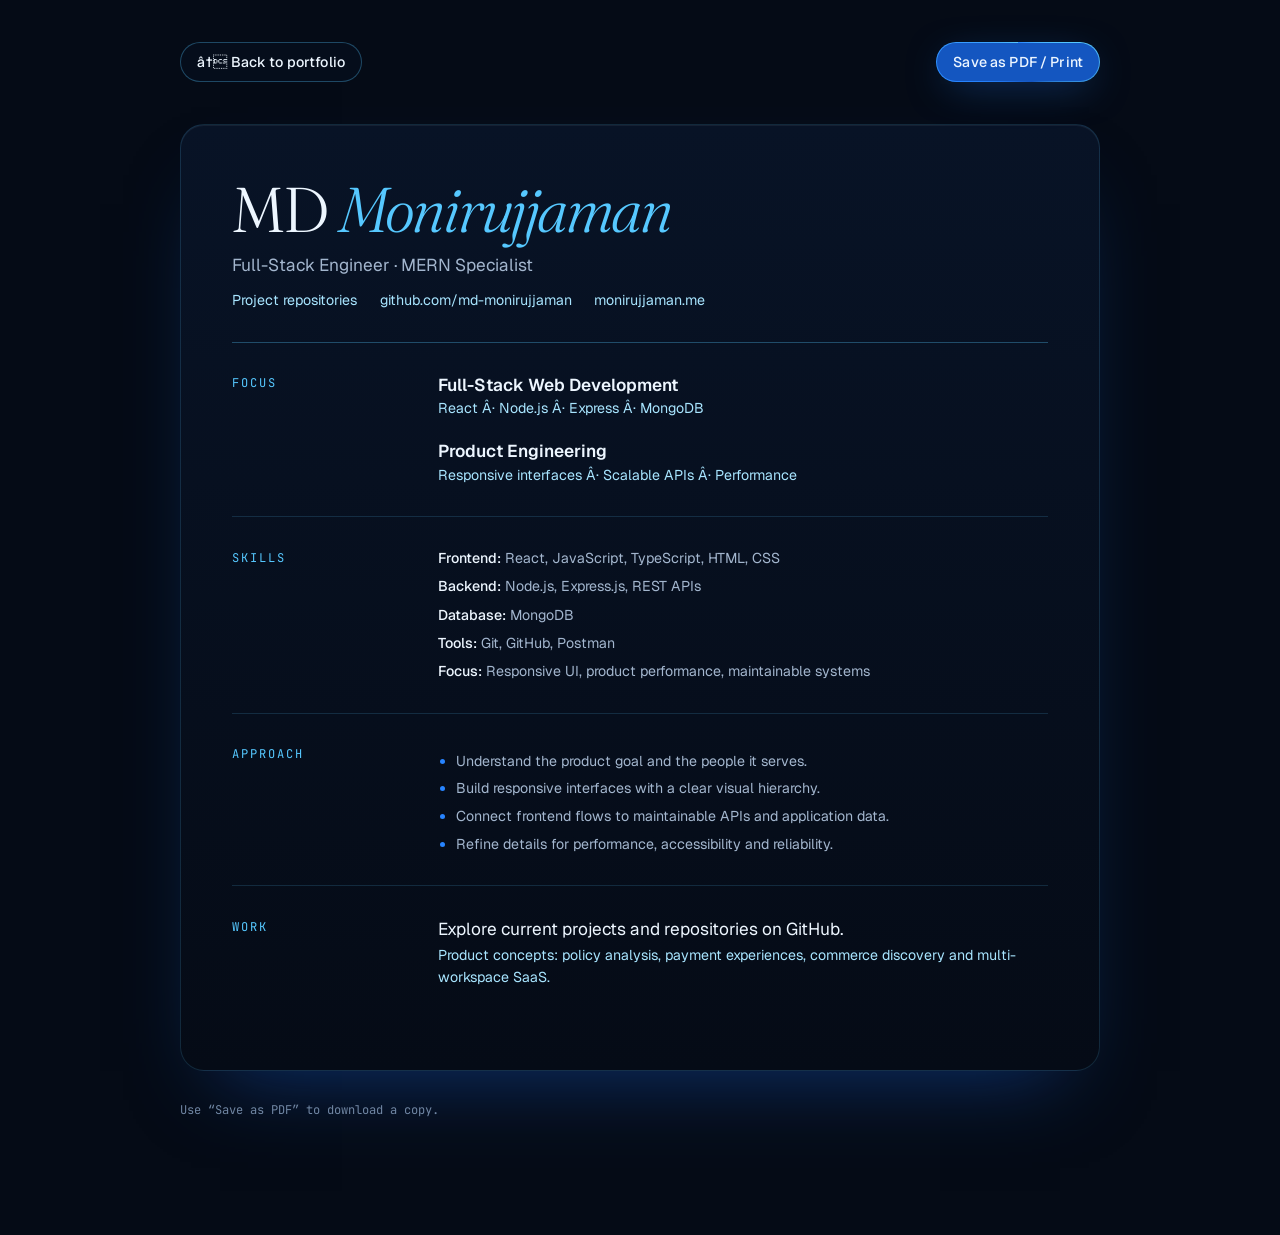
<file: site/resume.html>
<!doctype html>
<html lang="en">
<head>
  <meta charset="utf-8">
  <meta name="viewport" content="width=device-width, initial-scale=1">
  <title>Profile â€” MD Monirujjaman</title>
  <meta name="description" content="Full-Stack Engineer profile of MD Monirujjaman, a MERN specialist.">
  <meta name="theme-color" content="#050B16">
  <link rel="canonical" href="https://monirujjaman.me/resume.html">
  <link rel="icon" href="favicon.svg" type="image/svg+xml">
  <link rel="preconnect" href="https://fonts.googleapis.com">
  <link rel="preconnect" href="https://fonts.gstatic.com" crossorigin>
  <link rel="stylesheet" href="https://fonts.googleapis.com/css2?family=Fraunces:ital,opsz,wght@0,9..144,300..600;1,9..144,300..600&family=Geist:wght@300..700&family=JetBrains+Mono:wght@400;500&display=swap">
  <link rel="stylesheet" href="assets/css/tokens.css">
  <link rel="stylesheet" href="assets/css/base.css">
  <style>
    @layer sections {
      body { padding-block: var(--space-xl) var(--space-3xl); }
      body::after { display: none; }
      .bar {
        display: flex; flex-wrap: wrap; gap: var(--space-s); justify-content: space-between; align-items: center;
        margin-bottom: var(--space-xl);
      }
      .bar__actions { display: flex; flex-wrap: wrap; gap: 0.6rem; }
      .sheet {
        padding: clamp(1.25rem, 4vw, 3.5rem);
        border: 1px solid var(--line);
        border-radius: var(--radius-l);
        background: linear-gradient(180deg, var(--ink-900), var(--ink-950));
        box-shadow: var(--shadow-2);
      }
      .r-head { display: grid; gap: 0.6rem; padding-bottom: var(--space-l); border-bottom: 1px solid var(--line-strong); }
      .r-head h1 { font-family: var(--font-display); font-size: var(--step-4); font-weight: 300; letter-spacing: -0.035em; }
      .r-head h1 em { color: var(--rose-300); }
      .r-head .role { color: var(--text-muted); }
      .r-links { display: flex; flex-wrap: wrap; gap: 0.4rem 1.4rem; list-style: none; padding: 0; font-size: var(--step--1); }
      .r-links a { color: var(--rose-200); }
      .r-sec { display: grid; grid-template-columns: 11rem 1fr; gap: var(--space-l); padding-block: var(--space-l); border-bottom: 1px solid var(--line); }
      .r-sec:last-child { border-bottom: 0; }
      .r-sec > h2 { font-family: var(--font-mono); font-size: var(--step--2); letter-spacing: 0.16em; text-transform: uppercase; color: var(--accent); padding-top: 0.3rem; }
      .r-item + .r-item { margin-top: var(--space-m); }
      .r-item__top { display: flex; flex-wrap: wrap; justify-content: space-between; gap: 0.2rem 1rem; }
      .r-item h3 { font-size: var(--step-0); font-weight: 600; line-height: 1.4; }
      .r-item .meta { font-family: var(--font-mono); font-size: var(--step--2); color: var(--text-muted); white-space: nowrap; }
      .r-item .sub { color: var(--rose-200); font-size: var(--step--1); }
      .r-item ul, .r-list { padding-left: 1.1rem; margin-top: 0.4rem; display: grid; gap: 0.3rem; color: var(--text-muted); font-size: var(--step--1); }
      .r-item li::marker, .r-list li::marker { color: var(--wine-600); }
      .r-skills { display: grid; gap: 0.35rem; font-size: var(--step--1); color: var(--text-muted); }
      .r-skills b { color: var(--ivory); font-weight: 500; }
      .r-note { margin-top: var(--space-l); font-size: var(--step--2); color: var(--faint); font-family: var(--font-mono); }
      @media (max-width: 680px) { .r-sec { grid-template-columns: 1fr; gap: 0.6rem; } }

      @media print {
        @page { margin: 14mm 14mm; }
        :root { --text-muted: #333; --rose-200: #1456C0; --accent: #1456C0; --ivory: #111; --line: #ddd; --line-strong: #bbb; --faint: #666; }
        body { background: #fff; color: #111; padding: 0; font-size: 10.5pt; }
        .bar, .r-note { display: none; }
        .sheet { border: 0; padding: 0; box-shadow: none; background: none; }
        .r-sec { break-inside: avoid; padding-block: 0.6rem; }
        .r-head h1 { font-size: 24pt; }
        a { color: inherit !important; }
      }
    }
  </style>
</head>
<body>
  <main class="container" style="max-width: 920px">
    <div class="bar">
      <a class="btn btn--ghost btn--small" href="./">â† Back to portfolio</a>
      <div class="bar__actions">
        <button class="btn btn--primary btn--small" type="button" onclick="window.print()">Save as PDF / Print</button>
      </div>
    </div>

    <article class="sheet">
      <header class="r-head">
        <h1>MD <em>Monirujjaman</em></h1>
        <p class="role">Full-Stack Engineer · MERN Specialist</p>
        <ul class="r-links">
          <li><a class="link-u" href="https://github.com/md-monirujjaman?tab=repositories">Project repositories</a></li>
          <li><a class="link-u" href="https://github.com/md-monirujjaman">github.com/md-monirujjaman</a></li>
          <li><a class="link-u" href="https://monirujjaman.me/">monirujjaman.me</a></li>
        </ul>
      </header>

      <section class="r-sec"><h2>Focus</h2><div><div class="r-item"><div class="r-item__top"><h3>Full-Stack Web Development</h3></div><p class="sub">React Â· Node.js Â· Express Â· MongoDB</p></div><div class="r-item"><div class="r-item__top"><h3>Product Engineering</h3></div><p class="sub">Responsive interfaces Â· Scalable APIs Â· Performance</p></div></div></section>

      <section class="r-sec"><h2>Skills</h2><div class="r-skills"><p><b>Frontend:</b> React, JavaScript, TypeScript, HTML, CSS</p><p><b>Backend:</b> Node.js, Express.js, REST APIs</p><p><b>Database:</b> MongoDB</p><p><b>Tools:</b> Git, GitHub, Postman</p><p><b>Focus:</b> Responsive UI, product performance, maintainable systems</p></div></section>

      <section class="r-sec"><h2>Approach</h2><div class="r-item"><ul><li>Understand the product goal and the people it serves.</li><li>Build responsive interfaces with a clear visual hierarchy.</li><li>Connect frontend flows to maintainable APIs and application data.</li><li>Refine details for performance, accessibility and reliability.</li></ul></div></section>

      <section class="r-sec"><h2>Work</h2><div class="r-item"><p>Explore current projects and repositories on <a class="link-u" href="https://github.com/md-monirujjaman">GitHub</a>.</p><p class="sub">Product concepts: policy analysis, payment experiences, commerce discovery and multi-workspace SaaS.</p></div></section>




    </article>
    <p class="r-note">Use “Save as PDF” to download a copy.</p>
  </main>
</body>
</html>
</file>
<file: site/assets/css/tokens.css>
/* ==========================================================================
   Design tokens — "Midnight Blue"
   ========================================================================== */

@property --angle {
  syntax: "<angle>";
  inherits: false;
  initial-value: 0deg;
}

:root {
  color-scheme: dark;

  /* Palette */
  --ink-950: #050b16;
  --ink-900: #081326;
  --ink-850: #0b1b34;
  --ink-800: #102443;
  --wine-700: #1456c0;
  --wine-600: #2784ff;
  --rose-300: #56c8ff;
  --rose-200: #a8e5ff;
  --ivory: #edf6ff;
  --muted: #a3b6ce;
  --faint: #7187a4;
  --line: rgba(86, 200, 255, 0.16);
  --line-strong: rgba(86, 200, 255, 0.32);
  --brass: #72aaff;

  /* Semantic */
  --bg: var(--ink-950);
  --bg-2: var(--ink-900);
  --surface: var(--ink-800);
  --text: var(--ivory);
  --text-muted: var(--muted);
  --accent: var(--rose-300);
  --accent-strong: var(--wine-600);
  --focus: var(--rose-200);

  /* Heatmap scale (near-black → royal blue → cyan) */
  --heat-0: #0a1628;
  --heat-1: #12366b;
  --heat-2: #1456c0;
  --heat-3: #2784ff;
  --heat-4: #79d8ff;

  /* Typography */
  --font-display: "Fraunces", "Iowan Old Style", "Palatino Linotype", Georgia, serif;
  --font-sans: "Geist", "Inter", ui-sans-serif, system-ui, -apple-system, "Segoe UI", sans-serif;
  --font-mono: "JetBrains Mono", ui-monospace, "SF Mono", Menlo, Consolas, monospace;

  --step--2: clamp(0.69rem, 0.66rem + 0.12vw, 0.76rem);
  --step--1: clamp(0.8rem, 0.77rem + 0.16vw, 0.89rem);
  --step-0: clamp(0.97rem, 0.93rem + 0.2vw, 1.08rem);
  --step-1: clamp(1.15rem, 1.08rem + 0.36vw, 1.38rem);
  --step-2: clamp(1.4rem, 1.26rem + 0.7vw, 1.85rem);
  --step-3: clamp(1.8rem, 1.5rem + 1.5vw, 2.8rem);
  --step-4: clamp(2.3rem, 1.75rem + 2.75vw, 4.2rem);
  --step-5: clamp(3rem, 1.9rem + 5.4vw, 7.4rem);

  /* Spacing */
  --space-2xs: clamp(0.25rem, 0.23rem + 0.1vw, 0.31rem);
  --space-xs: clamp(0.5rem, 0.46rem + 0.2vw, 0.63rem);
  --space-s: clamp(0.75rem, 0.7rem + 0.3vw, 0.94rem);
  --space-m: clamp(1rem, 0.92rem + 0.4vw, 1.25rem);
  --space-l: clamp(1.5rem, 1.38rem + 0.6vw, 1.88rem);
  --space-xl: clamp(2rem, 1.8rem + 1vw, 2.75rem);
  --space-2xl: clamp(3rem, 2.6rem + 2vw, 4.5rem);
  --space-3xl: clamp(4.5rem, 3.6rem + 4.5vw, 8rem);

  --gutter: clamp(1rem, 0.5rem + 2.5vw, 2.5rem);
  --max: 1240px;
  --measure: 62ch;

  /* Shape & depth */
  --radius-s: 6px;
  --radius-m: 14px;
  --radius-l: 24px;
  --shadow-1: 0 1px 0 rgba(246, 237, 240, 0.04) inset, 0 18px 40px -24px rgba(0, 0, 0, 0.8);
  --shadow-2: 0 1px 0 rgba(237, 246, 255, 0.06) inset, 0 40px 80px -40px rgba(20, 86, 192, 0.55);

  /* Motion */
  --ease-out: cubic-bezier(0.16, 1, 0.3, 1);
  --ease-in-out: cubic-bezier(0.65, 0, 0.35, 1);
  --ease-spring: cubic-bezier(0.34, 1.56, 0.64, 1);
  --dur-1: 160ms;
  --dur-2: 320ms;
  --dur-3: 700ms;
  --dur-4: 1100ms;

  --nav-h: 68px;
}

@media (prefers-reduced-motion: reduce) {
  :root {
    --dur-1: 0ms;
    --dur-2: 0ms;
    --dur-3: 0ms;
    --dur-4: 0ms;
  }
}
</file>
<file: site/assets/css/base.css>
/* ==========================================================================
   Base — reset, typography, shared primitives, motion utilities
   ========================================================================== */

@layer reset, base, components, sections, utilities;

@layer reset {
  *, *::before, *::after { box-sizing: border-box; }
  * { margin: 0; }
  html { -webkit-text-size-adjust: 100%; text-size-adjust: 100%; }
  img, svg, video { display: block; max-width: 100%; }
  input, button, textarea, select { font: inherit; color: inherit; }
  button { background: none; border: 0; padding: 0; cursor: pointer; }
  ul[role="list"], ol[role="list"] { list-style: none; padding: 0; }
  p, h1, h2, h3, h4, li { overflow-wrap: break-word; }
}

@layer base {
  html {
    scroll-behavior: smooth;
    scroll-padding-top: calc(var(--nav-h) + 1.5rem);
    background: var(--bg);
  }
  @media (prefers-reduced-motion: reduce) { html { scroll-behavior: auto; } }

  body {
    min-height: 100vh;
    background: var(--bg);
    color: var(--text);
    font-family: var(--font-sans);
    font-size: var(--step-0);
    line-height: 1.6;
    font-feature-settings: "ss01", "cv11";
    -webkit-font-smoothing: antialiased;
    -moz-osx-font-smoothing: grayscale;
    text-rendering: optimizeLegibility;
    overflow-x: clip;
  }

  /* Film grain over the whole page — one fixed layer, no per-element cost */
  body::after {
    content: "";
    position: fixed;
    inset: 0;
    z-index: 100;
    pointer-events: none;
    opacity: 0.06;
    mix-blend-mode: overlay;
    background-image: url("data:image/svg+xml,%3Csvg xmlns='http://www.w3.org/2000/svg' width='180' height='180'%3E%3Cfilter id='n'%3E%3CfeTurbulence type='fractalNoise' baseFrequency='.85' numOctaves='3' stitchTiles='stitch'/%3E%3CfeColorMatrix values='0 0 0 0 1 0 0 0 0 1 0 0 0 0 1 0 0 0 1 0'/%3E%3C/filter%3E%3Crect width='100%25' height='100%25' filter='url(%23n)'/%3E%3C/svg%3E");
  }

  ::selection { background: var(--wine-600); color: var(--ivory); }

  h1, h2, h3 { font-weight: 400; line-height: 1.05; text-wrap: balance; }
  p { text-wrap: pretty; }

  a { color: inherit; text-decoration: none; }

  :focus-visible {
    outline: 2px solid var(--focus);
    outline-offset: 3px;
    border-radius: 4px;
  }

  [hidden] { display: none !important; }
}

@layer components {
  .skip-link {
    position: fixed;
    top: 0.75rem;
    left: 0.75rem;
    z-index: 200;
    padding: 0.6rem 1rem;
    background: var(--ivory);
    color: var(--ink-950);
    border-radius: var(--radius-s);
    font-weight: 600;
    transform: translateY(-160%);
    transition: transform var(--dur-2) var(--ease-out);
  }
  .skip-link:focus { transform: none; }

  .container {
    width: min(100% - 2 * var(--gutter), var(--max));
    margin-inline: auto;
  }

  /* Monospace metadata labels */
  .mono {
    font-family: var(--font-mono);
    font-size: var(--step--2);
    letter-spacing: 0.08em;
    text-transform: uppercase;
    color: var(--text-muted);
  }

  .eyebrow {
    display: inline-flex;
    align-items: center;
    gap: 0.75em;
    font-family: var(--font-mono);
    font-size: var(--step--2);
    letter-spacing: 0.22em;
    text-transform: uppercase;
    color: var(--accent);
  }
  .eyebrow::before {
    content: "";
    width: 2.25rem;
    height: 1px;
    background: linear-gradient(90deg, transparent, currentColor);
  }

  .serif { font-family: var(--font-display); }
  .italic { font-style: italic; font-variation-settings: "SOFT" 100, "WONK" 1; }

  /* --- Section heading pattern ------------------------------------------ */
  .section { position: relative; padding-block: var(--space-3xl); }
  .section-head {
    display: grid;
    gap: var(--space-m);
    margin-bottom: var(--space-2xl);
    max-width: 52rem;
  }
  .section-index {
    display: flex;
    align-items: baseline;
    gap: 1rem;
    font-family: var(--font-mono);
    font-size: var(--step--2);
    letter-spacing: 0.16em;
    text-transform: uppercase;
    color: var(--text-muted);
  }
  .section-index b { color: var(--accent); font-weight: 500; }
  .section-title {
    font-family: var(--font-display);
    font-size: var(--step-4);
    font-weight: 300;
    font-variation-settings: "opsz" 144, "SOFT" 30;
    letter-spacing: -0.03em;
  }
  .section-title em {
    font-style: italic;
    color: var(--rose-200);
    font-variation-settings: "opsz" 144, "SOFT" 100, "WONK" 1;
  }
  .section-lede { color: var(--text-muted); max-width: var(--measure); font-size: var(--step-1); line-height: 1.55; }

  /* --- Buttons ------------------------------------------------------------ */
  .btn {
    --btn-bg: transparent;
    position: relative;
    display: inline-flex;
    align-items: center;
    justify-content: center;
    gap: 0.6rem;
    min-height: 3rem;
    padding: 0.8rem 1.4rem;
    border-radius: 999px;
    font-weight: 500;
    font-size: var(--step--1);
    letter-spacing: 0.01em;
    background: var(--btn-bg);
    isolation: isolate;
    transition:
      transform var(--dur-2) var(--ease-out),
      background-color var(--dur-2) var(--ease-out),
      color var(--dur-2) var(--ease-out),
      box-shadow var(--dur-2) var(--ease-out);
    translate: var(--mag-x, 0) var(--mag-y, 0);
  }
  .btn svg { width: 1.05em; height: 1.05em; flex: none; transition: transform var(--dur-2) var(--ease-out); }
  .btn:hover svg.arrow { transform: translateX(3px); }

  /* Primary: royal blue core with a rotating conic rim */
  .btn--primary {
    color: var(--ivory);
    background:
      linear-gradient(var(--wine-700), var(--wine-700)) padding-box,
      conic-gradient(from var(--angle), var(--wine-600), var(--rose-300), var(--wine-700) 40%, var(--wine-600) 70%, var(--rose-300)) border-box;
    border: 1px solid transparent;
    box-shadow: 0 10px 40px -12px rgba(39, 132, 255, 0.55);
    animation: spin-angle 6s linear infinite;
  }
  .btn--primary::before {
    content: "";
    position: absolute;
    inset: 0;
    z-index: -1;
    border-radius: inherit;
    background: radial-gradient(120% 140% at var(--bx, 50%) 120%, rgba(86, 200, 255, 0.45), transparent 60%);
    opacity: 0;
    transition: opacity var(--dur-2) var(--ease-out);
  }
  .btn--primary:hover::before { opacity: 1; }

  .btn--ghost {
    color: var(--ivory);
    border: 1px solid var(--line-strong);
    background: rgba(8, 19, 38, 0.35);
  }
  .btn--ghost:hover { background: rgba(20, 86, 192, 0.3); border-color: rgba(86, 200, 255, 0.5); }

  .btn--small { min-height: 2.4rem; padding: 0.5rem 1rem; }

  /* Underline that draws in from the left */
  .link-u {
    background: linear-gradient(currentColor, currentColor) 0 100% / 0% 1px no-repeat;
    transition: background-size var(--dur-2) var(--ease-out), color var(--dur-2);
    padding-bottom: 2px;
  }
  .link-u:hover, .link-u:focus-visible { background-size: 100% 1px; color: var(--ivory); }

  /* Tags */
  .tags { display: flex; flex-wrap: wrap; gap: 0.4rem; list-style: none; padding: 0; }
  .tag {
    font-family: var(--font-mono);
    font-size: var(--step--2);
    letter-spacing: 0.03em;
    padding: 0.28rem 0.6rem;
    border: 1px solid var(--line);
    border-radius: 999px;
    color: var(--rose-200);
    background: rgba(8, 19, 38, 0.6);
  }

  /* Glass — used sparingly (nav, tooltip, a couple of chips) */
  .glass {
    background: rgba(11, 27, 52, 0.72);
    border: 1px solid var(--line);
  }
  @supports ((backdrop-filter: blur(1px)) or (-webkit-backdrop-filter: blur(1px))) {
    .glass {
      background: rgba(11, 27, 52, 0.55);
      -webkit-backdrop-filter: blur(14px) saturate(140%);
      backdrop-filter: blur(14px) saturate(140%);
    }
  }

  .icon { width: 1.1em; height: 1.1em; flex: none; }
}

/* ==========================================================================
   Motion utilities
   ========================================================================== */
@layer utilities {
  /* Scroll reveals: only hide content once JS is confirmed running */
  .js [data-reveal] {
    opacity: 0;
    transform: translate3d(0, 28px, 0);
    transition:
      opacity var(--dur-4) var(--ease-out),
      transform var(--dur-4) var(--ease-out);
    transition-delay: calc(var(--d, 0) * 90ms);
  }
  .js [data-reveal="fade"] { transform: none; }
  .js [data-reveal="left"] { transform: translate3d(-32px, 0, 0); }
  .js [data-reveal].is-in { opacity: 1; transform: none; }

  /* Line-mask reveal for display headlines */
  .line-mask { display: block; overflow: hidden; padding-bottom: 0.08em; margin-bottom: -0.08em; }
  .line-mask > span { display: block; }
  .js .line-mask > span {
    transform: translate3d(0, 105%, 0);
    transition: transform 1.2s var(--ease-out);
    transition-delay: calc(var(--d, 0) * 110ms + 250ms);
  }
  .js .is-ready .line-mask > span { transform: none; }

  .visually-hidden {
    position: absolute !important;
    width: 1px; height: 1px;
    padding: 0; margin: -1px;
    overflow: hidden; clip: rect(0 0 0 0);
    white-space: nowrap; border: 0;
  }

  @media (prefers-reduced-motion: reduce) {
    .js [data-reveal], .js .line-mask > span { opacity: 1; transform: none; transition: none; }
    *, *::before, *::after { animation-duration: 0.001ms !important; animation-iteration-count: 1 !important; }
  }
}

@keyframes spin-angle { to { --angle: 360deg; } }
@keyframes pulse-dot {
  0% { box-shadow: 0 0 0 0 rgba(86, 200, 255, 0.55); }
  70% { box-shadow: 0 0 0 10px rgba(86, 200, 255, 0); }
  100% { box-shadow: 0 0 0 0 rgba(86, 200, 255, 0); }
}
@keyframes drift {
  0%, 100% { transform: translate3d(0, 0, 0) scale(1); }
  50% { transform: translate3d(var(--dx, 4%), var(--dy, -3%), 0) scale(1.08); }
}
@keyframes rotate { to { transform: rotate(360deg); } }
@keyframes draw { to { stroke-dashoffset: 0; } }

/* Cross-document view transitions (index ↔ resume) where supported */
@view-transition { navigation: auto; }
::view-transition-old(root),
::view-transition-new(root) { animation-duration: 420ms; animation-timing-function: var(--ease-in-out); }
</file>
<file: site/assets/css/components.css>
/* ==========================================================================
   Components — intro, progress, navigation, heatmap
   ========================================================================== */

@layer components {
  /* --- Opening sequence ---------------------------------------------------
     A 1.4s monogram draw that fades out on its own. pointer-events: none
     means the page underneath is usable from the first frame. */
  .intro {
    position: fixed;
    inset: 0;
    z-index: 150;
    display: grid;
    place-items: center;
    background: var(--ink-950);
    pointer-events: none;
    animation: intro-out 0.9s var(--ease-in-out) 1s forwards;
  }
  .intro__mark { width: 84px; height: 84px; }
  .intro__mark circle {
    fill: none;
    stroke: var(--rose-300);
    stroke-width: 1;
    stroke-dasharray: 340;
    stroke-dashoffset: 340;
    animation: draw 1.1s var(--ease-out) forwards;
  }
  .intro__mark text {
    font-family: var(--font-display);
    font-style: italic;
    font-size: 40px;
    fill: var(--ivory);
    opacity: 0;
    animation: fade-in 0.6s var(--ease-out) 0.35s forwards;
  }
  .no-intro .intro { display: none; }
  @keyframes intro-out { to { opacity: 0; visibility: hidden; } }
  @keyframes fade-in { to { opacity: 1; } }
  @media (prefers-reduced-motion: reduce) { .intro { display: none; } }

  /* --- Scroll progress ---------------------------------------------------- */
  .scroll-progress {
    position: fixed;
    inset: 0 0 auto;
    height: 2px;
    z-index: 120;
    pointer-events: none;
  }
  .scroll-progress span {
    display: block;
    height: 100%;
    transform-origin: 0 50%;
    transform: scaleX(var(--progress, 0));
    background: linear-gradient(90deg, var(--wine-700), var(--rose-300));
    box-shadow: 0 0 12px rgba(86, 200, 255, 0.6);
  }
  /* Native scroll-driven version; JS only fills --progress when unsupported */
  @supports (animation-timeline: scroll()) {
    .scroll-progress span {
      transform: scaleX(0);
      animation: grow-x linear both;
      animation-timeline: scroll(root block);
    }
  }
  @keyframes grow-x { to { transform: scaleX(1); } }

  /* --- Navigation ----------------------------------------------------------- */
  .nav {
    position: fixed;
    inset: 0 0 auto;
    z-index: 110;
    height: var(--nav-h);
    transition: background-color var(--dur-3) var(--ease-out), border-color var(--dur-3), translate var(--dur-3) var(--ease-out);
    border-bottom: 1px solid transparent;
  }
  .nav.is-scrolled {
    background: rgba(16, 7, 12, 0.82);
    border-bottom-color: var(--line);
  }
  @supports ((backdrop-filter: blur(1px)) or (-webkit-backdrop-filter: blur(1px))) {
    .nav.is-scrolled {
      background: rgba(16, 7, 12, 0.6);
      -webkit-backdrop-filter: blur(16px) saturate(150%);
      backdrop-filter: blur(16px) saturate(150%);
    }
  }
  .nav.is-hidden:not(.is-open) { translate: 0 -100%; }

  .nav__inner {
    height: 100%;
    display: flex;
    align-items: center;
    gap: var(--space-l);
  }
  .nav__brand { display: inline-flex; align-items: center; gap: 0.7rem; margin-right: auto; }
  .nav__mono { width: 36px; height: 36px; }
  .nav__mono rect { fill: var(--ink-800); stroke: var(--line-strong); transition: fill var(--dur-2); }
  .nav__mono text { font-family: var(--font-display); font-style: italic; font-size: 17px; fill: var(--ivory); }
  .nav__brand:hover .nav__mono rect { fill: var(--wine-700); }
  .nav__name { font-weight: 500; letter-spacing: -0.01em; font-size: var(--step--1); }

  .nav__links ul { display: flex; gap: 0.25rem; list-style: none; padding: 0; }
  .nav__links a {
    position: relative;
    display: block;
    padding: 0.5rem 0.8rem;
    font-size: var(--step--1);
    color: var(--text-muted);
    border-radius: 999px;
    transition: color var(--dur-2);
  }
  .nav__links a::after {
    content: "";
    position: absolute;
    left: 50%;
    bottom: 0.2rem;
    width: 4px;
    height: 4px;
    border-radius: 50%;
    background: var(--rose-300);
    transform: translateX(-50%) scale(0);
    transition: transform var(--dur-2) var(--ease-spring);
  }
  .nav__links a:hover { color: var(--ivory); }
  .nav__links a[aria-current="true"] { color: var(--ivory); }
  .nav__links a[aria-current="true"]::after { transform: translateX(-50%) scale(1); }

  .nav__toggle { display: none; width: 44px; height: 44px; border-radius: 50%; border: 1px solid var(--line-strong); place-items: center; }
  .nav__burger { position: relative; width: 18px; height: 10px; }
  .nav__burger i {
    position: absolute;
    left: 0;
    width: 100%;
    height: 1.5px;
    background: var(--ivory);
    border-radius: 2px;
    transition: transform var(--dur-2) var(--ease-out), top var(--dur-2) var(--ease-out);
  }
  .nav__burger i:first-child { top: 0; }
  .nav__burger i:last-child { top: 100%; }
  .nav.is-open .nav__burger i { top: 50%; }
  .nav.is-open .nav__burger i:first-child { transform: rotate(45deg); }
  .nav.is-open .nav__burger i:last-child { transform: rotate(-45deg); }

  .mobile-menu {
    position: fixed;
    inset: var(--nav-h) 0 0;
    padding: var(--space-xl) var(--gutter);
    background: var(--ink-950);
    display: flex;
    flex-direction: column;
    justify-content: space-between;
    overflow-y: auto;
    clip-path: inset(0 0 100% 0);
    transition: clip-path var(--dur-3) var(--ease-in-out);
  }
  .mobile-menu.is-open { clip-path: inset(0 0 0 0); }
  .mobile-menu ol { list-style: none; padding: 0; }
  .mobile-menu li {
    border-bottom: 1px solid var(--line);
    opacity: 0;
    transform: translateY(16px);
    transition: opacity var(--dur-3) var(--ease-out), transform var(--dur-3) var(--ease-out);
    transition-delay: calc(var(--i) * 50ms + 120ms);
  }
  .mobile-menu.is-open li { opacity: 1; transform: none; }
  .mobile-menu li a {
    display: flex;
    align-items: baseline;
    gap: 1rem;
    padding: 1rem 0;
    font-family: var(--font-display);
    font-size: var(--step-3);
    font-weight: 300;
    letter-spacing: -0.02em;
  }
  .mobile-menu__foot { display: grid; gap: 1rem; justify-items: start; padding-top: var(--space-xl); }

  @media (max-width: 960px) {
    .nav__links, .nav__cta { display: none; }
    .nav__toggle { display: grid; }
  }
  @media (min-width: 961px) { .mobile-menu { display: none !important; } }

  /* --- Heatmap -------------------------------------------------------------- */
  .heatmap {
    --cell: 13px;
    --gap: 3px;
    position: relative;
    padding: var(--space-xl);
    border-radius: var(--radius-l);
    background:
      radial-gradient(80% 120% at 100% 0%, rgba(20, 86, 192, 0.28), transparent 60%),
      linear-gradient(180deg, var(--ink-900), var(--ink-950));
    border: 1px solid var(--line);
    box-shadow: var(--shadow-2);
    container-type: inline-size;
  }
  .heatmap__top {
    display: flex;
    flex-wrap: wrap;
    align-items: center;
    justify-content: space-between;
    gap: var(--space-m);
    margin-bottom: var(--space-l);
  }
  .heatmap__ranges {
    display: inline-flex;
    padding: 4px;
    border-radius: 999px;
    border: 1px solid var(--line);
    background: rgba(16, 7, 12, 0.6);
  }
  .heatmap__ranges button {
    padding: 0.4rem 0.9rem;
    border-radius: 999px;
    font-size: var(--step--1);
    color: var(--text-muted);
    transition: background-color var(--dur-2), color var(--dur-2);
  }
  .heatmap__ranges button:hover { color: var(--ivory); }
  .heatmap__ranges button[aria-pressed="true"] { background: var(--wine-700); color: var(--ivory); }
  .heatmap__source { max-width: 42ch; text-transform: none; letter-spacing: 0.02em; }
  .heatmap__source a { color: var(--rose-200); }
  .heatmap__source .badge {
    display: inline-block;
    margin-right: 0.5em;
    padding: 0.1rem 0.45rem;
    border-radius: 4px;
    font-size: 0.9em;
    letter-spacing: 0.1em;
    text-transform: uppercase;
    background: rgba(86, 200, 255, 0.12);
    color: var(--rose-200);
  }
  .heatmap__source .badge--demo { background: rgba(114, 170, 255, 0.18); color: var(--brass); }

  .heatmap__stats {
    display: grid;
    grid-template-columns: repeat(4, minmax(0, 1fr));
    gap: var(--space-m);
    margin-bottom: var(--space-l);
    padding-bottom: var(--space-l);
    border-bottom: 1px solid var(--line);
  }
  .heatmap__stats dd {
    font-family: var(--font-display);
    font-size: var(--step-3);
    font-weight: 300;
    letter-spacing: -0.02em;
    line-height: 1.1;
    font-variant-numeric: tabular-nums;
  }
  .heatmap__stats dd small { display: block; font-family: var(--font-mono); font-size: var(--step--2); color: var(--text-muted); letter-spacing: 0.02em; }
  @container (max-width: 560px) {
    .heatmap__stats { grid-template-columns: repeat(2, minmax(0, 1fr)); }
  }

  .heatmap__scroller {
    /* cells grow with the panel (53 weeks + weekday labels), within limits */
    --cell: clamp(11px, calc((100cqi - 4rem) / 53 - var(--gap)), 17px);
    overflow-x: auto;
    overscroll-behavior-x: contain;
    scrollbar-width: thin;
    scrollbar-color: var(--wine-700) transparent;
    padding-bottom: 0.5rem;
    /* soft fade at the edges when scrollable */
    mask-image: linear-gradient(90deg, transparent, #000 12px, #000 calc(100% - 12px), transparent);
  }
  .heatmap__board {
    display: grid;
    grid-template-columns: auto 1fr;
    grid-template-rows: auto auto;
    column-gap: 0.6rem;
    row-gap: 0.4rem;
    width: max-content;
    margin-inline: auto;
    padding-inline: 12px;
  }
  .heatmap__months {
    grid-column: 2;
    position: relative;
    height: 1.1em;
    font-family: var(--font-mono);
    font-size: var(--step--2);
    color: var(--text-muted);
  }
  .heatmap__months span { position: absolute; top: 0; white-space: nowrap; }
  .heatmap__days {
    grid-column: 1;
    grid-row: 2;
    display: grid;
    grid-template-rows: repeat(7, var(--cell));
    gap: var(--gap);
    text-transform: none;
    letter-spacing: 0;
    font-size: 0.66rem;
    line-height: var(--cell);
  }
  .heatmap__days span:nth-child(1) { grid-row: 2; }
  .heatmap__days span:nth-child(2) { grid-row: 4; }
  .heatmap__days span:nth-child(3) { grid-row: 6; }

  .heatmap__grid {
    grid-column: 2;
    grid-row: 2;
    display: grid;
    grid-template-rows: repeat(7, var(--cell));
    grid-auto-columns: var(--cell);
    gap: var(--gap);
  }
  .heatmap__grid [role="row"] { display: contents; }

  .cell {
    width: var(--cell);
    height: var(--cell);
    border-radius: 3px;
    background: var(--heat-0);
    box-shadow: inset 0 0 0 1px rgba(246, 237, 240, 0.03);
    cursor: pointer;
    transition: transform var(--dur-1) var(--ease-out), opacity var(--dur-2), box-shadow var(--dur-1);
    /* entrance */
    opacity: 0;
    transform: scale(0.4);
  }
  .cell[data-l="1"] { background: var(--heat-1); }
  .cell[data-l="2"] { background: var(--heat-2); }
  .cell[data-l="3"] { background: var(--heat-3); }
  .cell[data-l="4"] { background: var(--heat-4); box-shadow: 0 0 10px -2px rgba(224, 154, 180, 0.7); }
  .is-live .cell {
    opacity: 1;
    transform: none;
    transition-delay: calc(var(--w) * 14ms);
  }
  .cell.is-dim { opacity: 0.18; }
  .cell:hover, .cell:focus-visible, .cell[aria-selected="true"] {
    transform: scale(1.45);
    box-shadow: 0 0 0 1.5px var(--ivory), 0 4px 14px rgba(0, 0, 0, 0.6);
    outline: none;
    position: relative;
    z-index: 1;
    transition-delay: 0ms;
  }
  @media (prefers-reduced-motion: reduce) {
    .cell { opacity: 1; transform: none; }
    .cell:hover, .cell:focus-visible, .cell[aria-selected="true"] { transform: none; }
  }

  .heatmap__foot {
    display: flex;
    flex-wrap: wrap;
    justify-content: space-between;
    align-items: center;
    gap: var(--space-s);
    margin-top: var(--space-m);
  }
  .heatmap__readout { color: var(--text-muted); font-size: var(--step--1); min-height: 1.6em; }
  .heatmap__readout b { color: var(--ivory); font-weight: 500; }
  .heatmap__legend { display: inline-flex; align-items: center; gap: 4px; }
  .heatmap__legend .mono { text-transform: none; letter-spacing: 0; margin-inline: 0.35rem; }
  .heatmap__legend i { width: 12px; height: 12px; border-radius: 3px; background: var(--heat-0); }
  .heatmap__legend i[data-l="1"] { background: var(--heat-1); }
  .heatmap__legend i[data-l="2"] { background: var(--heat-2); }
  .heatmap__legend i[data-l="3"] { background: var(--heat-3); }
  .heatmap__legend i[data-l="4"] { background: var(--heat-4); }

  .heatmap__tip {
    position: absolute;
    left: 0;
    top: 0;
    z-index: 5;
    padding: 0.55rem 0.75rem;
    border-radius: 10px;
    pointer-events: none;
    font-size: var(--step--1);
    line-height: 1.35;
    white-space: nowrap;
    translate: -50% calc(-100% - 12px);
    box-shadow: 0 12px 30px -10px rgba(0, 0, 0, 0.8);
  }
  .heatmap__tip b { display: block; font-weight: 500; }
  .heatmap__tip span { font-family: var(--font-mono); font-size: var(--step--2); color: var(--text-muted); }

  @media (max-width: 640px) {
    .heatmap { padding: var(--space-l) var(--space-m); --cell: 12px; }
  }
}
</file>
<file: site/assets/css/sections.css>
/* ==========================================================================
   Sections
   ========================================================================== */

@layer sections {
  /* ======================================================== HERO ======== */
  .hero {
    --mx: 70%;
    --my: 35%;
    position: relative;
    min-height: 100svh;
    display: grid;
    grid-template-rows: 1fr auto;
    padding-top: calc(var(--nav-h) + var(--space-xl));
    overflow: clip;
    isolation: isolate;
  }

  .hero__bg { position: absolute; inset: 0; z-index: -1; pointer-events: none; }
  .hero__bg::before {
    /* Base wash: layered radial gradients */
    content: "";
    position: absolute;
    inset: 0;
    background:
      radial-gradient(60% 50% at 78% 40%, rgba(20, 86, 192, 0.45), transparent 70%),
      radial-gradient(40% 40% at 10% 90%, rgba(39, 132, 255, 0.18), transparent 70%),
      radial-gradient(120% 80% at 50% 0%, var(--ink-900), var(--ink-950) 70%);
  }
  .hero__bg::after {
    /* fade into the next section */
    content: "";
    position: absolute;
    inset: auto 0 0;
    height: 30%;
    background: linear-gradient(transparent, var(--bg));
  }

  /* Slow-moving light fields — transform-only animation on two layers */
  .hero__field {
    position: absolute;
    width: 60vmax;
    height: 60vmax;
    border-radius: 50%;
    opacity: 0.5;
    will-change: transform;
    animation: drift 22s var(--ease-in-out) infinite;
  }
  .hero__field--a {
    top: -20vmax;
    right: -15vmax;
    background: radial-gradient(closest-side, rgba(39, 132, 255, 0.55), transparent);
  }
  .hero__field--b {
    bottom: -30vmax;
    left: -20vmax;
    --dx: 6%;
    --dy: -5%;
    animation-duration: 30s;
    animation-direction: reverse;
    background: radial-gradient(closest-side, rgba(20, 86, 192, 0.45), transparent);
  }

  /* Technical grid, masked so it only shows around the composition */
  .hero__grid {
    position: absolute;
    inset: 0;
    background-image:
      linear-gradient(rgba(86, 200, 255, 0.06) 1px, transparent 1px),
      linear-gradient(90deg, rgba(86, 200, 255, 0.06) 1px, transparent 1px);
    background-size: 64px 64px;
    background-position: center center;
    -webkit-mask-image: radial-gradient(70% 60% at 60% 45%, #000 20%, transparent 75%);
    mask-image: radial-gradient(70% 60% at 60% 45%, #000 20%, transparent 75%);
  }

  /* Pointer-reactive light (vars set by JS, rAF throttled) */
  .hero__spot {
    position: absolute;
    inset: 0;
    background: radial-gradient(520px circle at var(--mx) var(--my), rgba(86, 200, 255, 0.13), transparent 60%);
    transition: background-position 0.2s;
  }

  .hero__orbits {
    position: absolute;
    top: 50%;
    right: -8vw;
    width: min(92vh, 860px);
    translate: 0 -50%;
    opacity: 0.85;
  }
  .orbit { transform-origin: 400px 400px; transform-box: view-box; }
  .orbit--1 { animation: rotate 80s linear infinite; }
  .orbit--2 { animation: rotate 120s linear infinite reverse; }
  .orbit--3 { animation: rotate 60s linear infinite; }
  .orbit ellipse { stroke-width: 1; }

  .hero__inner {
    display: grid;
    grid-template-columns: minmax(0, 1.15fr) minmax(0, 0.85fr);
    align-items: center;
    gap: var(--space-2xl);
  }

  .hero__copy { display: grid; justify-items: start; gap: var(--space-l); }

  .hero__status {
    display: inline-flex;
    align-items: center;
    gap: 0.65rem;
    padding: 0.4rem 0.9rem 0.4rem 0.7rem;
    border: 1px solid var(--line);
    border-radius: 999px;
    background: rgba(8, 19, 38, 0.5);
    font-size: var(--step--1);
    color: var(--text-muted);
  }
  .hero__status .dot {
    width: 7px;
    height: 7px;
    border-radius: 50%;
    background: var(--rose-300);
    animation: pulse-dot 2.4s var(--ease-out) infinite;
  }

  .hero__title {
    font-family: var(--font-display);
    font-size: var(--step-5);
    font-weight: 300;
    line-height: 0.92;
    letter-spacing: -0.045em;
    font-variation-settings: "opsz" 144, "SOFT" 0;
  }
  .hero__title .italic {
    font-weight: 300;
    background: linear-gradient(100deg, var(--ivory) 10%, var(--rose-300) 55%, var(--wine-600) 100%);
    -webkit-background-clip: text;
    background-clip: text;
    color: transparent;
    padding-right: 0.08em;
  }
  .hero__period { color: var(--rose-300); -webkit-text-fill-color: var(--rose-300); }

  .hero__lede { max-width: 34rem; font-size: var(--step-1); color: var(--text-muted); line-height: 1.55; }
  .hero__lede em { font-family: var(--font-display); font-style: italic; color: var(--ivory); font-size: 1.08em; }

  .hero__ctas { display: flex; flex-wrap: wrap; gap: var(--space-s); }

  .hero__social { display: flex; gap: var(--space-l); list-style: none; padding: 0; }
  .hero__social a { display: inline-flex; align-items: center; gap: 0.5rem; font-size: var(--step--1); color: var(--text-muted); }

  /* --- Portrait --------------------------------------------------------- */
  .portrait {
    --rx: 0deg;
    --ry: 0deg;
    position: relative;
    justify-self: center;
    width: min(100%, 460px);
    perspective: 1200px;
  }
  .js .portrait { opacity: 0; transform: translateY(24px); transition: opacity 1.2s var(--ease-out) 0.5s, transform 1.2s var(--ease-out) 0.5s; }
  .js .is-ready .portrait { opacity: 1; transform: none; }

  .portrait__frame {
    position: relative;
    padding: 10px;
    border-radius: 220px 220px var(--radius-l) var(--radius-l);
    background:
      linear-gradient(var(--ink-900), var(--ink-900)) padding-box,
      conic-gradient(from var(--angle), rgba(86, 200, 255, 0.1), rgba(86, 200, 255, 0.7), rgba(39, 132, 255, 0.2) 35%, rgba(86, 200, 255, 0.1) 60%, rgba(114, 170, 255, 0.55) 80%, rgba(86, 200, 255, 0.1)) border-box;
    border: 1px solid transparent;
    transform: rotateX(var(--rx)) rotateY(var(--ry));
    transform-style: preserve-3d;
    transition: transform 0.6s var(--ease-out);
    animation: spin-angle 14s linear infinite;
    box-shadow: 0 50px 100px -40px rgba(39, 132, 255, 0.48);
  }

  /* The abstract engineering artwork sits on a cool blue wash. */
  .portrait__photo {
    position: relative;
    aspect-ratio: 4 / 5;
    overflow: hidden;
    border-radius: 210px 210px calc(var(--radius-l) - 6px) calc(var(--radius-l) - 6px);
    background: radial-gradient(70% 55% at 50% 30%, #173862 0%, #0b1b34 58%, #050b16 100%);
    isolation: isolate;
  }
  .portrait__photo img {
    width: 100%;
    height: 100%;
    object-fit: cover;
    object-position: 50% 18%;
    mix-blend-mode: normal;
    transform: none;
    transform-origin: center;
  }
  .js .portrait__photo img { clip-path: inset(100% 0 0 0); transition: clip-path 1.4s var(--ease-out) 0.6s; }
  .js .is-ready .portrait__photo img { clip-path: inset(0 0 0 0); }
  .portrait__photo::after {
    /* cool blue bottom falloff */
    content: "";
    position: absolute;
    inset: 0;
    background:
      linear-gradient(180deg, transparent 55%, rgba(8, 19, 38, 0.28) 85%, rgba(5, 11, 22, 0.6)),
      radial-gradient(90% 70% at 15% 10%, rgba(39, 132, 255, 0.16), transparent 60%);
    mix-blend-mode: multiply;
    pointer-events: none;
  }

  .portrait__corner { position: absolute; width: 22px; height: 22px; border: 1px solid var(--rose-300); }
  .portrait__corner--tl { top: 40%; left: -14px; border-right: 0; border-bottom: 0; }
  .portrait__corner--br { bottom: -14px; right: -14px; border-left: 0; border-top: 0; }

  .portrait__meta {
    display: flex;
    justify-content: space-between;
    margin-top: 0.9rem;
    padding-inline: 0.25rem;
  }

  .portrait__chip {
    position: absolute;
    display: grid;
    gap: 0.1rem;
    padding: 0.6rem 0.9rem;
    border-radius: 12px;
    box-shadow: var(--shadow-1);
    font-size: var(--step--1);
    animation: float 7s var(--ease-in-out) infinite;
  }
  .portrait__chip b { font-weight: 500; }
  .portrait__chip .mono { font-size: 0.62rem; }
  .portrait__chip--a { top: 16%; left: -16%; }
  .portrait__chip--b { bottom: 20%; right: clamp(-12%, calc((100vw - 1280px) / -4), -4%); animation-delay: -3.5s; }
  @keyframes float { 50% { transform: translateY(-8px); } }

  .hero__scroll {
    position: absolute;
    left: 50%;
    bottom: 5.5rem;
    translate: -50% 0;
    display: grid;
    justify-items: center;
    gap: 0.6rem;
  }
  .hero__scroll-line {
    position: relative;
    width: 1px;
    height: 48px;
    overflow: hidden;
    background: var(--line);
  }
  .hero__scroll-line::after {
    content: "";
    position: absolute;
    inset: 0;
    background: linear-gradient(transparent, var(--rose-300));
    animation: scroll-cue 2.2s var(--ease-in-out) infinite;
  }
  @keyframes scroll-cue { 0% { transform: translateY(-100%); } 100% { transform: translateY(100%); } }

  /* Ticker — CSS-only marquee, pauses on hover, static when reduced motion */
  .ticker {
    position: relative;
    margin-top: var(--space-2xl);
    border-block: 1px solid var(--line);
    overflow: hidden;
    -webkit-mask-image: linear-gradient(90deg, transparent, #000 10%, #000 90%, transparent);
    mask-image: linear-gradient(90deg, transparent, #000 10%, #000 90%, transparent);
  }
  .ticker__track {
    display: flex;
    width: max-content;
    gap: var(--space-2xl);
    padding: 1.1rem var(--space-xl);
    list-style: none;
    animation: marquee 40s linear infinite;
  }
  .ticker:hover .ticker__track { animation-play-state: paused; }
  .ticker li { display: inline-flex; align-items: baseline; gap: 0.6rem; white-space: nowrap; color: var(--text-muted); font-size: var(--step--1); }
  .ticker li::after { content: "✦"; color: var(--wine-600); margin-left: var(--space-2xl); font-size: 0.7em; }
  .ticker b { font-family: var(--font-display); font-weight: 400; font-size: var(--step-2); color: var(--ivory); }
  @keyframes marquee { to { transform: translateX(-50%); } }
  @media (prefers-reduced-motion: reduce) {
    .ticker__track { flex-wrap: wrap; width: auto; justify-content: center; }
  }

  @media (max-width: 960px) {
    .hero__inner { grid-template-columns: 1fr; gap: var(--space-2xl); }
    .portrait { width: min(66%, 300px); order: -1; margin-top: var(--space-xs); }
    .portrait__chip { padding: 0.45rem 0.7rem; font-size: var(--step--2); }
    .portrait__chip .mono { font-size: 0.55rem; }
    .portrait__meta { justify-content: center; }
    .portrait__meta > :first-child { display: none; }
    .portrait__chip--a { left: -10%; }
    .portrait__chip--b { right: -8%; }
    .hero__orbits { right: -40vw; top: 26%; width: 150vw; }
    .hero__scroll { display: none; }
  }

  /* ======================================================= ABOUT ======== */
  .about__grid {
    display: grid;
    grid-template-columns: minmax(0, 1.1fr) minmax(0, 0.9fr);
    gap: var(--space-2xl);
    align-items: start;
  }
  .about__intro { display: grid; gap: var(--space-m); color: var(--text-muted); max-width: var(--measure); }
  .about__lead { font-family: var(--font-display); font-size: var(--step-2); font-weight: 300; line-height: 1.3; color: var(--ivory); letter-spacing: -0.01em; }
  .about__lead strong { font-weight: 400; color: var(--rose-200); font-style: italic; }

  .principles { display: grid; gap: 0; list-style: none; padding: 0; counter-reset: p; }
  .principle {
    position: relative;
    display: grid;
    grid-template-columns: 2.5rem 1fr;
    column-gap: var(--space-s);
    padding-block: var(--space-m);
    border-top: 1px solid var(--line);
  }
  .principle:last-child { border-bottom: 1px solid var(--line); }
  .principle::before {
    content: "";
    position: absolute;
    left: 0;
    top: -1px;
    height: 1px;
    width: 0;
    background: var(--rose-300);
    transition: width var(--dur-4) var(--ease-out) 0.3s;
  }
  .principle.is-in::before { width: 3rem; }
  .principle__n { grid-row: span 2; padding-top: 0.35rem; color: var(--accent); }
  .principle h3 { font-family: var(--font-display); font-size: var(--step-2); font-weight: 400; letter-spacing: -0.015em; }
  .principle p { color: var(--text-muted); font-size: var(--step--1); margin-top: 0.3rem; }
  code {
    font-family: var(--font-mono);
    font-size: 0.86em;
    padding: 0.1em 0.4em;
    border-radius: 4px;
    background: rgba(20, 86, 192, 0.35);
    color: var(--rose-200);
  }

  .about__lower {
    display: grid;
    grid-template-columns: minmax(0, 0.9fr) minmax(0, 1.1fr);
    gap: var(--space-2xl);
    margin-top: var(--space-3xl);
  }
  .facts { display: grid; grid-template-columns: 1fr 1fr; gap: 1px; background: var(--line); border: 1px solid var(--line); border-radius: var(--radius-m); overflow: hidden; align-self: start; }
  .facts > div { padding: var(--space-m); background: var(--bg); display: grid; gap: 0.3rem; align-content: start; }
  .facts dd { font-size: var(--step--1); }
  .facts__big { font-family: var(--font-display); font-size: var(--step-4); font-weight: 300; line-height: 1; color: var(--rose-200); letter-spacing: -0.03em; }

  .milestones__title { margin-bottom: var(--space-m); }
  .milestones__list { list-style: none; padding: 0; position: relative; }
  .milestones__list::before {
    content: "";
    position: absolute;
    left: 5.6rem;
    top: 0.4rem;
    bottom: 0.4rem;
    width: 1px;
    background: linear-gradient(var(--rose-300), var(--line) 30%, var(--line) 70%, transparent);
  }
  .milestones__list li {
    position: relative;
    display: grid;
    grid-template-columns: 5.6rem 1fr;
    gap: var(--space-m);
    padding: 0.55rem 0;
    font-size: var(--step--1);
  }
  .milestones__list li::before {
    content: "";
    position: absolute;
    left: calc(5.6rem - 3.5px);
    top: 1.05rem;
    width: 8px;
    height: 8px;
    border-radius: 50%;
    background: var(--bg);
    border: 1px solid var(--rose-300);
  }
  .milestones__list time { padding-top: 0.15rem; text-transform: none; }
  .milestones__list p { padding-left: var(--space-m); color: var(--text-muted); }

  @media (max-width: 860px) {
    .about__grid, .about__lower { grid-template-columns: 1fr; }
  }

  /* ===================================================== ACTIVITY ======= */
  .activity { padding-top: var(--space-2xl); }

  /* ===================================================== PROJECTS ======= */
  .work { display: grid; gap: var(--space-3xl); container: work / inline-size; }

  .case {
    display: grid;
    grid-template-columns: minmax(0, 1.05fr) minmax(0, 0.95fr);
    gap: var(--space-2xl);
    align-items: center;
  }
  .case--flip .case__visual { order: 2; }

  .case__visual {
    --rx: 0deg;
    --ry: 0deg;
    position: relative;
    aspect-ratio: 7 / 5;
    border-radius: var(--radius-l);
    overflow: hidden;
    transform: perspective(1100px) rotateX(var(--rx)) rotateY(var(--ry));
    transition: transform 0.6s var(--ease-out);
    background: var(--ink-900);
    isolation: isolate;
  }
  /* Animated gradient border via a masked pseudo-element */
  .case__visual::before {
    content: "";
    position: absolute;
    inset: 0;
    z-index: 3;
    padding: 1px;
    border-radius: inherit;
    background: conic-gradient(from var(--angle), transparent 0 60%, var(--rose-300) 75%, var(--wine-600) 85%, transparent 100%);
    -webkit-mask: linear-gradient(#000 0 0) content-box, linear-gradient(#000 0 0);
    -webkit-mask-composite: xor;
    mask: linear-gradient(#000 0 0) content-box exclude, linear-gradient(#000 0 0);
    opacity: 0.25;
    transition: opacity var(--dur-3);
    animation: spin-angle 6s linear infinite;
    pointer-events: none;
  }
  /* Sheen that follows the tilt */
  .case__visual::after {
    content: "";
    position: absolute;
    inset: 0;
    z-index: 2;
    background: radial-gradient(60% 60% at var(--sx, 50%) var(--sy, 0%), rgba(246, 237, 240, 0.09), transparent 60%);
    pointer-events: none;
  }
  .case:hover .case__visual::before { opacity: 1; }

  .case__body { display: grid; gap: var(--space-m); justify-items: start; }
  .case__kicker { display: flex; gap: 0.8rem; align-items: center; }
  .case__kicker span { color: var(--accent); }
  .case__title {
    font-family: var(--font-display);
    font-size: var(--step-4);
    font-weight: 300;
    letter-spacing: -0.035em;
    font-variation-settings: "opsz" 144;
  }
  .case__sub { display: block; font-size: 0.42em; font-style: italic; color: var(--rose-200); letter-spacing: -0.01em; margin-top: 0.35rem; }
  .case__problem { color: var(--text-muted); max-width: 46ch; }

  .case__metrics {
    display: grid;
    grid-template-columns: repeat(3, minmax(0, 1fr));
    gap: var(--space-s);
    width: 100%;
    list-style: none;
    padding: var(--space-s) 0;
    border-block: 1px solid var(--line);
  }
  .case__metrics li { display: grid; gap: 0.15rem; align-content: start; }
  .case__metrics b { font-family: var(--font-display); font-size: var(--step-3); font-weight: 300; line-height: 1; letter-spacing: -0.03em; color: var(--ivory); }
  .case__metrics span { font-size: var(--step--2); color: var(--text-muted); line-height: 1.35; }

  .case__toggle {
    display: inline-flex;
    align-items: center;
    gap: 0.5rem;
    font-family: var(--font-mono);
    font-size: var(--step--2);
    letter-spacing: 0.12em;
    text-transform: uppercase;
    color: var(--rose-200);
    padding: 0.4rem 0;
  }
  .case__toggle .icon { transition: transform var(--dur-2) var(--ease-out); }
  .case__toggle[aria-expanded="true"] .icon { transform: rotate(45deg); }

  /* Height animation without JS measuring: grid rows 0fr → 1fr */
  .case__more { display: grid; grid-template-rows: 0fr; transition: grid-template-rows var(--dur-3) var(--ease-out); width: 100%; }
  .case__more > div { overflow: hidden; min-height: 0; }
  .case__more.is-open { grid-template-rows: 1fr; }
  .case__more h4 { margin-bottom: 0.6rem; }
  .case__more ul { display: grid; gap: 0.5rem; padding-left: 1.1rem; color: var(--text-muted); font-size: var(--step--1); }
  .case__more li::marker { color: var(--wine-600); }
  .case__note { margin-top: 0.8rem; text-transform: none; letter-spacing: 0.02em; color: var(--faint); }
  .js .case__more:not(.is-open) > div { visibility: hidden; transition: visibility 0s var(--dur-3); }

  .case__links { display: flex; flex-wrap: wrap; gap: 0.6rem; }

  @container work (max-width: 760px) {
    .case { grid-template-columns: 1fr; gap: var(--space-l); }
    .case--flip .case__visual { order: 0; }
  }
  @container work (max-width: 420px) {
    .case__metrics { grid-template-columns: 1fr 1fr; }
  }

  .work__more { margin-top: var(--space-2xl); text-align: center; }
  .work__more a { display: inline-flex; gap: 0.5rem; align-items: center; color: var(--text-muted); }

  /* --- Project visuals ---------------------------------------------- */
  /* PolicyGuard: stacked documents with a scanning highlighter */
  .vis-policy {
    position: absolute;
    inset: 0;
    display: grid;
    place-items: center;
    background:
      radial-gradient(60% 80% at 30% 20%, rgba(39, 132, 255, 0.45), transparent 70%),
      linear-gradient(135deg, var(--ink-800), var(--ink-950));
  }
  .doc {
    position: absolute;
    width: 40%;
    aspect-ratio: 3 / 4;
    border-radius: 10px;
    background: linear-gradient(180deg, #2f1422, #210d18);
    border: 1px solid var(--line);
    box-shadow: 0 30px 60px -20px rgba(0, 0, 0, 0.8);
    transition: transform var(--dur-4) var(--ease-out);
  }
  .doc--3 { transform: translate(-22%, -6%) rotate(-10deg); opacity: 0.5; }
  .doc--2 { transform: translate(-8%, -2%) rotate(-4deg); opacity: 0.8; }
  .doc--1 {
    display: flex;
    flex-direction: column;
    gap: 9%;
    padding: 12% 11%;
    transform: translate(10%, 2%) rotate(3deg);
    overflow: hidden;
  }
  .case:hover .doc--3 { transform: translate(-34%, -8%) rotate(-14deg); }
  .case:hover .doc--2 { transform: translate(-14%, -4%) rotate(-6deg); }
  .doc i { display: block; height: 5px; border-radius: 3px; background: rgba(246, 237, 240, 0.14); }
  .doc i:nth-child(3n) { width: 72%; }
  .doc i:nth-child(4n) { width: 86%; }
  .doc i.hl { background: linear-gradient(90deg, var(--rose-300), var(--wine-600)); box-shadow: 0 0 12px rgba(86, 200, 255, 0.6); }
  .doc i.hl--b { width: 60%; }
  .doc__scan {
    position: absolute;
    inset-inline: 0;
    height: 30%;
    top: 0;
    background: linear-gradient(transparent, rgba(86, 200, 255, 0.18), transparent);
    animation: scan 4s var(--ease-in-out) infinite;
  }
  @keyframes scan { 0% { transform: translateY(-100%); } 100% { transform: translateY(340%); } }
  .vis-policy__qa {
    position: absolute;
    right: 7%;
    bottom: 10%;
    display: grid;
    gap: 0.3rem;
    padding: 0.7rem 0.9rem;
    border-radius: 12px;
  }
  .vis-policy__qa .mono { font-size: 0.6rem; text-transform: none; letter-spacing: 0.02em; }
  .vis-policy__qa .a { color: var(--rose-200); }

  /* Payment: animated SVG state machine */
  .vis-pay {
    position: absolute;
    inset: 0;
    width: 100%;
    height: 100%;
    background:
      radial-gradient(70% 70% at 70% 40%, rgba(20, 86, 192, 0.4), transparent 70%),
      linear-gradient(160deg, var(--ink-900), var(--ink-950));
  }
  .vis-pay__edge { fill: none; stroke-width: 1.5; stroke-dasharray: 260; stroke-dashoffset: 260; }
  .is-in .vis-pay__edge { animation: draw 1.6s var(--ease-out) 0.3s forwards; }
  .vis-pay__edge--b { stroke-dasharray: 4 6; stroke-dashoffset: 0; }
  .vis-pay__node rect { fill: rgba(8, 19, 38, 0.9); stroke: var(--line-strong); }
  .vis-pay__node text { font-family: var(--font-mono); font-size: 12px; fill: var(--ivory); text-anchor: middle; }
  .vis-pay__node.is-ok rect { stroke: var(--rose-300); fill: rgba(20, 86, 192, 0.6); }
  .vis-pay__node.is-fail text { fill: var(--muted); }
  .vis-pay__label { font-family: var(--font-mono); font-size: 10px; letter-spacing: 0.16em; fill: var(--faint); }
  .vis-pay__pulse { filter: drop-shadow(0 0 6px #56c8ff); }

  /* StarCloset: five-stage pipeline */
  .vis-star {
    position: absolute;
    inset: 0;
    display: grid;
    align-content: center;
    gap: 1.4rem;
    padding: 8%;
    background:
      radial-gradient(70% 60% at 85% 0%, rgba(39, 132, 255, 0.55), transparent 70%),
      radial-gradient(50% 50% at 0% 100%, rgba(114, 170, 255, 0.14), transparent 70%),
      linear-gradient(180deg, var(--ink-850), var(--ink-950));
  }
  .vis-star__prompt {
    justify-self: start;
    padding: 0.55rem 0.9rem;
    border-radius: 12px 12px 12px 2px;
    background: rgba(246, 237, 240, 0.08);
    border: 1px solid var(--line);
    color: var(--ivory);
    text-transform: none;
    letter-spacing: 0.01em;
  }
  .vis-star__pipe {
    display: grid;
    grid-template-columns: repeat(5, 1fr);
    gap: 6px;
    list-style: none;
    padding: 0;
    counter-reset: s;
  }
  .vis-star__pipe li {
    position: relative;
    padding: 0.9rem 0.3rem 0.6rem;
    text-align: center;
    font-family: var(--font-mono);
    font-size: clamp(0.5rem, 0.4rem + 0.4cqi, 0.68rem);
    letter-spacing: 0.04em;
    border: 1px solid var(--line);
    border-radius: 8px;
    background: rgba(8, 19, 38, 0.7);
    color: var(--text-muted);
    counter-increment: s;
    animation: stage 5s var(--ease-in-out) infinite;
    animation-delay: calc(var(--i) * 0.5s);
  }
  .vis-star__pipe li::before {
    content: "0" counter(s);
    position: absolute;
    top: 0.25rem;
    left: 0.4rem;
    font-size: 0.5rem;
    color: var(--faint);
  }
  @keyframes stage {
    0%, 30%, 100% { border-color: var(--line); color: var(--text-muted); background-color: rgba(8, 19, 38, 0.7); }
    10%, 18% { border-color: var(--rose-300); color: var(--ivory); background-color: rgba(20, 86, 192, 0.75); }
  }
  .vis-star__out { justify-self: end; color: var(--rose-200); text-transform: none; letter-spacing: 0.02em; }

  /* SaaS: isometric tenant planes over a shared database */
  .vis-saas {
    position: absolute;
    inset: 0;
    display: grid;
    place-items: center;
    perspective: 900px;
    background:
      radial-gradient(60% 60% at 50% 60%, rgba(20, 86, 192, 0.4), transparent 70%),
      linear-gradient(200deg, var(--ink-900), var(--ink-950));
  }
  .plane {
    grid-area: 1 / 1;
    width: 54%;
    aspect-ratio: 16 / 10;
    display: grid;
    place-items: end start;
    padding: 0.7rem;
    border-radius: 12px;
    border: 1px solid var(--line-strong);
    background: linear-gradient(135deg, rgba(39, 132, 255, 0.35), rgba(8, 19, 38, 0.6));
    transform: rotateX(58deg) rotateZ(-38deg) translateZ(calc(var(--z) * 34px));
    transition: transform var(--dur-4) var(--ease-out);
  }
  .plane .mono { font-size: 0.6rem; text-transform: none; color: var(--ivory); }
  .plane--db { background: linear-gradient(135deg, rgba(86, 200, 255, 0.25), rgba(16, 7, 12, 0.9)); border-style: dashed; }
  .case:hover .plane { transform: rotateX(58deg) rotateZ(-38deg) translateZ(calc(var(--z) * 52px)); }

  /* ======================================================= SKILLS ======= */
  .bento {
    display: grid;
    grid-template-columns: repeat(3, minmax(0, 1fr));
    gap: var(--space-s);
  }
  .panel {
    position: relative;
    display: flex;
    flex-direction: column;
    gap: var(--space-m);
    padding: var(--space-l);
    border-radius: var(--radius-m);
    border: 1px solid var(--line);
    background: linear-gradient(180deg, rgba(8, 19, 38, 0.55), rgba(11, 27, 52, 0.4));
    overflow: hidden;
    transition: border-color var(--dur-2), background-color var(--dur-2);
  }
  .panel::before {
    /* pointer light, positioned by JS through --px/--py */
    content: "";
    position: absolute;
    inset: 0;
    background: radial-gradient(300px circle at var(--px, 50%) var(--py, -20%), rgba(86, 200, 255, 0.12), transparent 60%);
    opacity: 0;
    transition: opacity var(--dur-2);
    pointer-events: none;
  }
  .panel:hover::before, .panel:focus-within::before { opacity: 1; }
  .panel:hover, .panel:focus-within { border-color: var(--line-strong); }
  .panel--wide { grid-column: span 2; }
  .panel__title { display: flex; gap: 0.75rem; align-items: baseline; font-size: var(--step-0); font-weight: 500; }
  .panel__title .mono { color: var(--accent); }

  .skillset { display: flex; flex-wrap: wrap; align-items: baseline; gap: 0.35rem 1.1rem; list-style: none; padding: 0; }
  .skill {
    font-family: var(--font-display);
    font-size: var(--step-2);
    font-weight: 300;
    letter-spacing: -0.02em;
    line-height: 1.15;
    color: var(--text-muted);
    text-align: left;
  }
  .skill--lg { font-size: var(--step-3); }
  .skill--xl { font-size: var(--step-4); color: var(--ivory); }
  button.skill {
    position: relative;
    color: var(--ivory);
    background: linear-gradient(var(--rose-300), var(--rose-300)) 0 100% / 0 1px no-repeat;
    transition: color var(--dur-2), background-size var(--dur-2) var(--ease-out);
  }
  button.skill::after {
    content: "";
    display: inline-block;
    width: 5px;
    height: 5px;
    margin-left: 0.25em;
    vertical-align: super;
    border-radius: 50%;
    background: var(--wine-600);
  }
  button.skill:hover, button.skill:focus-visible, button.skill[aria-pressed="true"] {
    color: var(--rose-200);
    background-size: 100% 1px;
    font-style: italic;
  }
  .panel__note {
    margin-top: auto;
    padding-top: var(--space-s);
    border-top: 1px dashed var(--line);
    font-size: var(--step--1);
    color: var(--text-muted);
    min-height: 3.2em;
  }
  .panel__note.is-context { color: var(--ivory); }

  .panel--fund { flex-direction: row; align-items: center; flex-wrap: wrap; }
  .fund { font-family: var(--font-display); font-size: var(--step-2); font-weight: 300; letter-spacing: -0.015em; line-height: 1.4; }
  .fund i { color: var(--wine-600); font-style: normal; margin-inline: 0.25em; }

  @media (max-width: 900px) {
    .bento { grid-template-columns: 1fr 1fr; }
    .panel--wide { grid-column: span 2; }
  }
  @media (max-width: 600px) {
    .bento { grid-template-columns: 1fr; }
    .panel--wide { grid-column: auto; }
  }

  /* ================================================= ACHIEVEMENTS ======= */
  .wall {
    display: grid;
    grid-template-columns: repeat(6, minmax(0, 1fr));
    gap: var(--space-s);
  }
  .honor {
    position: relative;
    display: flex;
    flex-direction: column;
    justify-content: flex-end;
    gap: var(--space-m);
    min-height: 15rem;
    padding: var(--space-l);
    border-radius: var(--radius-m);
    border: 1px solid var(--line);
    background: linear-gradient(160deg, var(--ink-850), var(--ink-950));
    overflow: hidden;
    grid-column: span 2;
    box-shadow: var(--shadow-1);
    transition: transform var(--dur-3) var(--ease-out), border-color var(--dur-3);
  }
  .honor:hover { transform: translateY(-4px); border-color: var(--line-strong); }
  /* metallic hairline along the top edge */
  .honor::before {
    content: "";
    position: absolute;
    inset: 0 0 auto;
    height: 1px;
    background: linear-gradient(90deg, transparent, var(--brass), var(--rose-300), transparent);
    opacity: 0.7;
  }
  .honor__label {
    position: absolute;
    top: -0.1em;
    right: -0.04em;
    font-family: var(--font-display);
    font-size: clamp(5rem, 3rem + 8vw, 11rem);
    font-weight: 200;
    font-style: italic;
    line-height: 0.9;
    letter-spacing: -0.05em;
    color: transparent;
    -webkit-text-stroke: 1px rgba(86, 200, 255, 0.22);
    pointer-events: none;
    user-select: none;
  }
  .honor__body { position: relative; display: grid; gap: 0.35rem; }
  .honor h3 { font-family: var(--font-display); font-size: var(--step-3); font-weight: 300; letter-spacing: -0.025em; }
  .honor__body > p:not(.mono) { color: var(--text-muted); font-size: var(--step--1); max-width: 42ch; }
  .honor__body .mono { color: var(--accent); }
  .honor__fine { color: var(--faint) !important; }

  .honor--hero {
    grid-column: span 4;
    min-height: 22rem;
    background:
      radial-gradient(80% 100% at 85% 0%, rgba(39, 132, 255, 0.55), transparent 60%),
      linear-gradient(160deg, var(--ink-800), var(--ink-950));
    border-color: var(--line-strong);
  }
  .honor--hero h3 { font-size: var(--step-4); }
  .honor--hero .honor__label {
    font-style: normal;
    font-weight: 300;
    -webkit-text-stroke: 0;
    background: linear-gradient(180deg, rgba(86, 200, 255, 0.4), rgba(86, 200, 255, 0));
    -webkit-background-clip: text;
    background-clip: text;
  }
  .honor--tall { grid-column: span 2; }
  .honor--code { grid-column: span 4; justify-content: space-between; }

  .scores {
    display: grid;
    grid-template-columns: repeat(4, minmax(0, 1fr));
    gap: 1px;
    list-style: none;
    padding: 0;
    background: var(--line);
    border: 1px solid var(--line);
    border-radius: 10px;
    overflow: hidden;
  }
  .scores li { display: grid; gap: 0.15rem; padding: var(--space-s); background: var(--ink-900); align-content: start; }
  .scores b { font-family: var(--font-display); font-size: var(--step-3); font-weight: 300; line-height: 1.05; }
  .scores small { color: var(--text-muted); font-size: var(--step--2); }
  .honor__links { display: flex; flex-wrap: wrap; gap: var(--space-l); }
  .honor__links a, .honor__body a { color: var(--rose-200); text-transform: none; letter-spacing: 0.02em; }

  @media (max-width: 900px) {
    .wall { grid-template-columns: 1fr 1fr; }
    .honor, .honor--tall { grid-column: span 1; }
    .honor--hero, .honor--code { grid-column: span 2; }
    .scores { grid-template-columns: 1fr 1fr; }
  }
  @media (max-width: 560px) {
    .wall { grid-template-columns: 1fr; }
    .honor, .honor--tall, .honor--hero, .honor--code { grid-column: auto; min-height: 12rem; }
  }

  /* ================================================= EXPERIENCE ======== */
  .path__grid {
    display: grid;
    grid-template-columns: minmax(0, 1.1fr) minmax(0, 0.9fr);
    gap: var(--space-3xl);
    align-items: start;
  }

  .timeline { position: relative; padding-left: 2.25rem; display: grid; gap: var(--space-l); }
  .timeline__rail { position: absolute; left: 0.45rem; top: 0.5rem; bottom: 0; width: 1px; background: var(--line); }
  .timeline__fill {
    position: absolute;
    inset: 0;
    transform-origin: top;
    transform: scaleY(var(--tl, 0));
    background: linear-gradient(var(--rose-300), var(--wine-600));
    box-shadow: 0 0 10px rgba(86, 200, 255, 0.5);
  }
  @supports (animation-timeline: view()) {
    .timeline__fill {
      transform: scaleY(0);
      animation: grow-y linear both;
      animation-timeline: view();
      animation-range: entry 40% cover 60%;
    }
    .timeline { view-timeline-name: --tl; }
  }
  @keyframes grow-y { to { transform: scaleY(1); } }

  .timeline__group { color: var(--accent); margin-top: var(--space-s); }
  .timeline__group:first-of-type { margin-top: 0; }
  .entry { position: relative; display: grid; gap: 0.4rem; }
  .entry::before {
    content: "";
    position: absolute;
    left: calc(-2.25rem + 0.45rem - 5px);
    top: 0.35rem;
    width: 11px;
    height: 11px;
    border-radius: 50%;
    background: var(--bg);
    border: 1.5px solid var(--rose-300);
    box-shadow: 0 0 0 4px var(--bg);
  }
  .entry__date { text-transform: none; letter-spacing: 0.04em; }
  .entry__title { font-family: var(--font-display); font-size: var(--step-2); font-weight: 400; letter-spacing: -0.015em; }
  .entry__org { color: var(--rose-200); font-size: var(--step--1); }
  .entry__points { display: grid; gap: 0.4rem; padding-left: 1.1rem; margin-top: 0.4rem; color: var(--text-muted); font-size: var(--step--1); max-width: 60ch; }
  .entry__points li::marker { color: var(--wine-600); }
  .entry__badge {
    justify-self: start;
    padding: 0.25rem 0.6rem;
    border-radius: 999px;
    border: 1px solid var(--line-strong);
    color: var(--ivory);
  }

  .certs__title {
    display: flex;
    align-items: baseline;
    gap: 0.75rem;
    font-family: var(--font-display);
    font-size: var(--step-3);
    font-weight: 300;
    letter-spacing: -0.02em;
    margin-bottom: var(--space-m);
  }
  .certs__title .mono { color: var(--accent); }
  .certs__list { list-style: none; padding: 0; }
  .certs__list li {
    display: grid;
    grid-template-columns: 5.5rem 1fr;
    gap: var(--space-s);
    padding: 0.85rem 0;
    border-top: 1px solid var(--line);
  }
  .certs__list li:last-child { border-bottom: 1px solid var(--line); }
  .certs__list li > .mono { padding-top: 0.2rem; color: var(--accent); }
  .certs__list li > div { display: grid; gap: 0.3rem; justify-items: start; font-size: var(--step--1); color: var(--text-muted); }

  @media (max-width: 900px) {
    .path__grid { grid-template-columns: 1fr; gap: var(--space-2xl); }
  }

  /* ====================================================== CONTACT ====== */
  .contact { overflow: clip; padding-bottom: var(--space-2xl); }
  .contact__glow {
    position: absolute;
    left: 50%;
    bottom: -40%;
    width: 120vmax;
    height: 80vmax;
    translate: -50% 0;
    background: radial-gradient(closest-side, rgba(20, 86, 192, 0.5), transparent);
    pointer-events: none;
  }
  .contact .container { position: relative; display: grid; gap: var(--space-l); }
  .contact__title {
    font-family: var(--font-display);
    font-size: clamp(2.6rem, 1.3rem + 6.4vw, 8rem);
    font-weight: 300;
    line-height: 0.95;
    letter-spacing: -0.045em;
    font-variation-settings: "opsz" 144;
    margin-top: var(--space-s);
  }
  .contact__title em {
    font-style: italic;
    font-variation-settings: "opsz" 144, "SOFT" 100, "WONK" 1;
    color: var(--rose-300);
  }
  .contact__lede { color: var(--text-muted); max-width: 46ch; font-size: var(--step-1); }
  .contact__mail { display: flex; flex-wrap: wrap; gap: var(--space-s); align-items: center; }
  .contact__email { font-size: var(--step-0); min-height: 3.5rem; padding-inline: 1.6rem; }
  .contact__email, .contact__email * { overflow-wrap: anywhere; }

  .contact__links {
    display: grid;
    grid-template-columns: repeat(3, minmax(0, 1fr));
    gap: var(--space-s);
    list-style: none;
    padding: 0;
    margin-top: var(--space-xl);
  }
  .contact__links a {
    display: grid;
    grid-template-columns: auto 1fr auto;
    grid-template-rows: auto auto;
    column-gap: 0.75rem;
    align-items: center;
    padding: var(--space-m) var(--space-l);
    border-radius: var(--radius-m);
    border: 1px solid var(--line);
    background: rgba(11, 27, 52, 0.6);
    transition: border-color var(--dur-2), background-color var(--dur-2), transform var(--dur-2) var(--ease-out);
  }
  .contact__links a > .icon:first-child { grid-row: span 2; width: 1.4rem; height: 1.4rem; color: var(--rose-300); }
  .contact__links span { font-weight: 500; }
  .contact__links small { grid-column: 2; text-transform: none; letter-spacing: 0.02em; }
  .contact__arr { grid-row: 1 / span 2; grid-column: 3; color: var(--text-muted); transition: transform var(--dur-2) var(--ease-out), color var(--dur-2); }
  .contact__links a:hover { border-color: var(--line-strong); background: rgba(20, 86, 192, 0.25); transform: translateY(-3px); }
  .contact__links a:hover .contact__arr { transform: translate(3px, -3px); color: var(--ivory); }
  @media (max-width: 760px) { .contact__links { grid-template-columns: 1fr; } }

  /* ======================================================= FOOTER ====== */
  .footer { border-top: 1px solid var(--line); padding-block: var(--space-xl); }
  .footer__inner {
    display: flex;
    flex-wrap: wrap;
    align-items: center;
    justify-content: space-between;
    gap: var(--space-m);
  }
  .footer__inner > p { text-transform: none; letter-spacing: 0.02em; }
  .signature { width: 170px; height: auto; }
  .signature text {
    font-family: var(--font-display);
    font-style: italic;
    font-weight: 300;
    font-size: 64px;
    letter-spacing: -0.02em;
    fill: transparent;
    stroke: var(--rose-300);
    stroke-width: 0.8;
    stroke-dasharray: 600;
    stroke-dashoffset: 600;
  }
  .signature.is-in text { animation: sign 3s var(--ease-in-out) forwards; }
  @keyframes sign {
    70% { stroke-dashoffset: 0; fill: transparent; }
    100% { stroke-dashoffset: 0; fill: var(--rose-300); }
  }
  @media (prefers-reduced-motion: reduce) {
    .signature text { stroke-dashoffset: 0; fill: var(--rose-300); }
  }
  .footer__top { display: inline-flex; gap: 0.6rem; align-items: center; padding: 0.6rem 1rem; border: 1px solid var(--line); border-radius: 999px; transition: border-color var(--dur-2), transform var(--dur-2) var(--ease-out); }
  .footer__top:hover { border-color: var(--line-strong); transform: translateY(-2px); }
  .footer__top .mono { color: var(--ivory); }
}

/* Print: keep it legible if someone prints the homepage */
@media print {
  .nav, .intro, .scroll-progress, .hero__bg, .hero__scroll, .ticker, .heatmap__ranges, body::after { display: none !important; }
  body { background: #fff; color: #111; }
}
</file>
